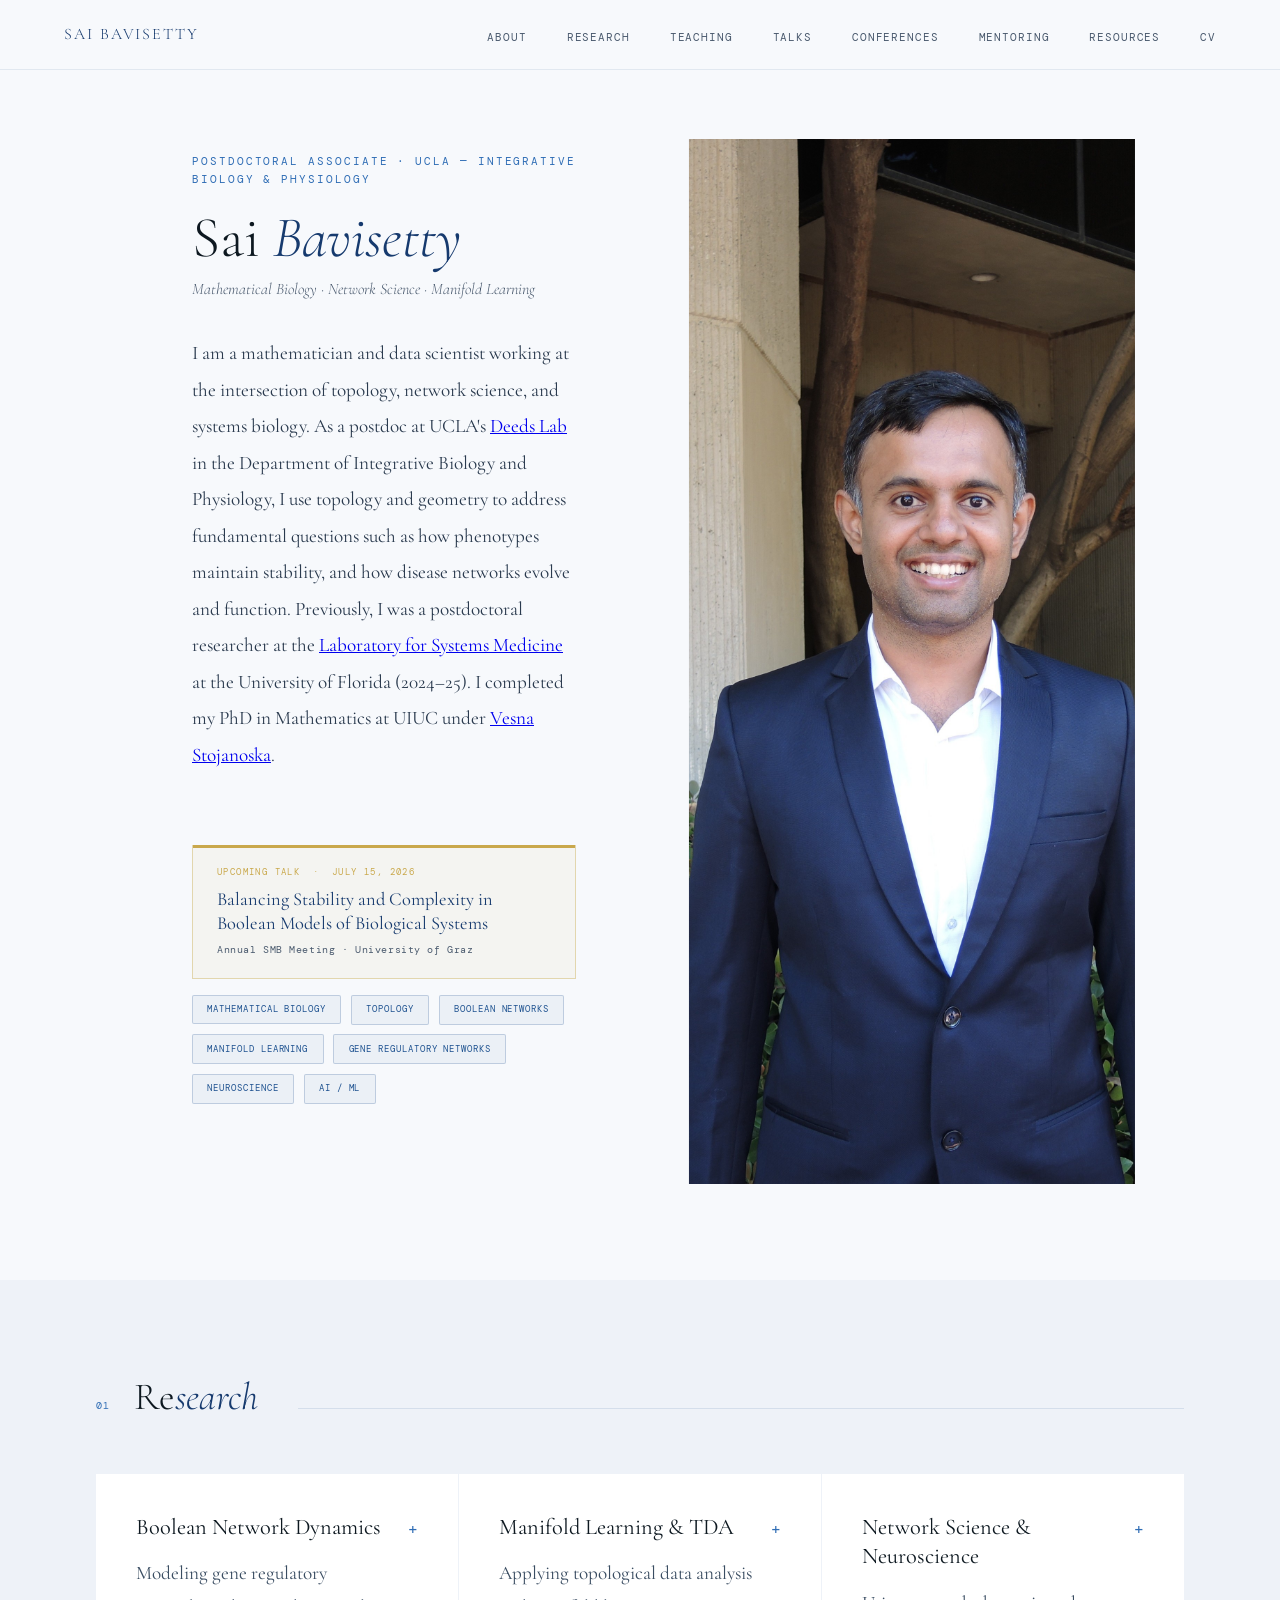
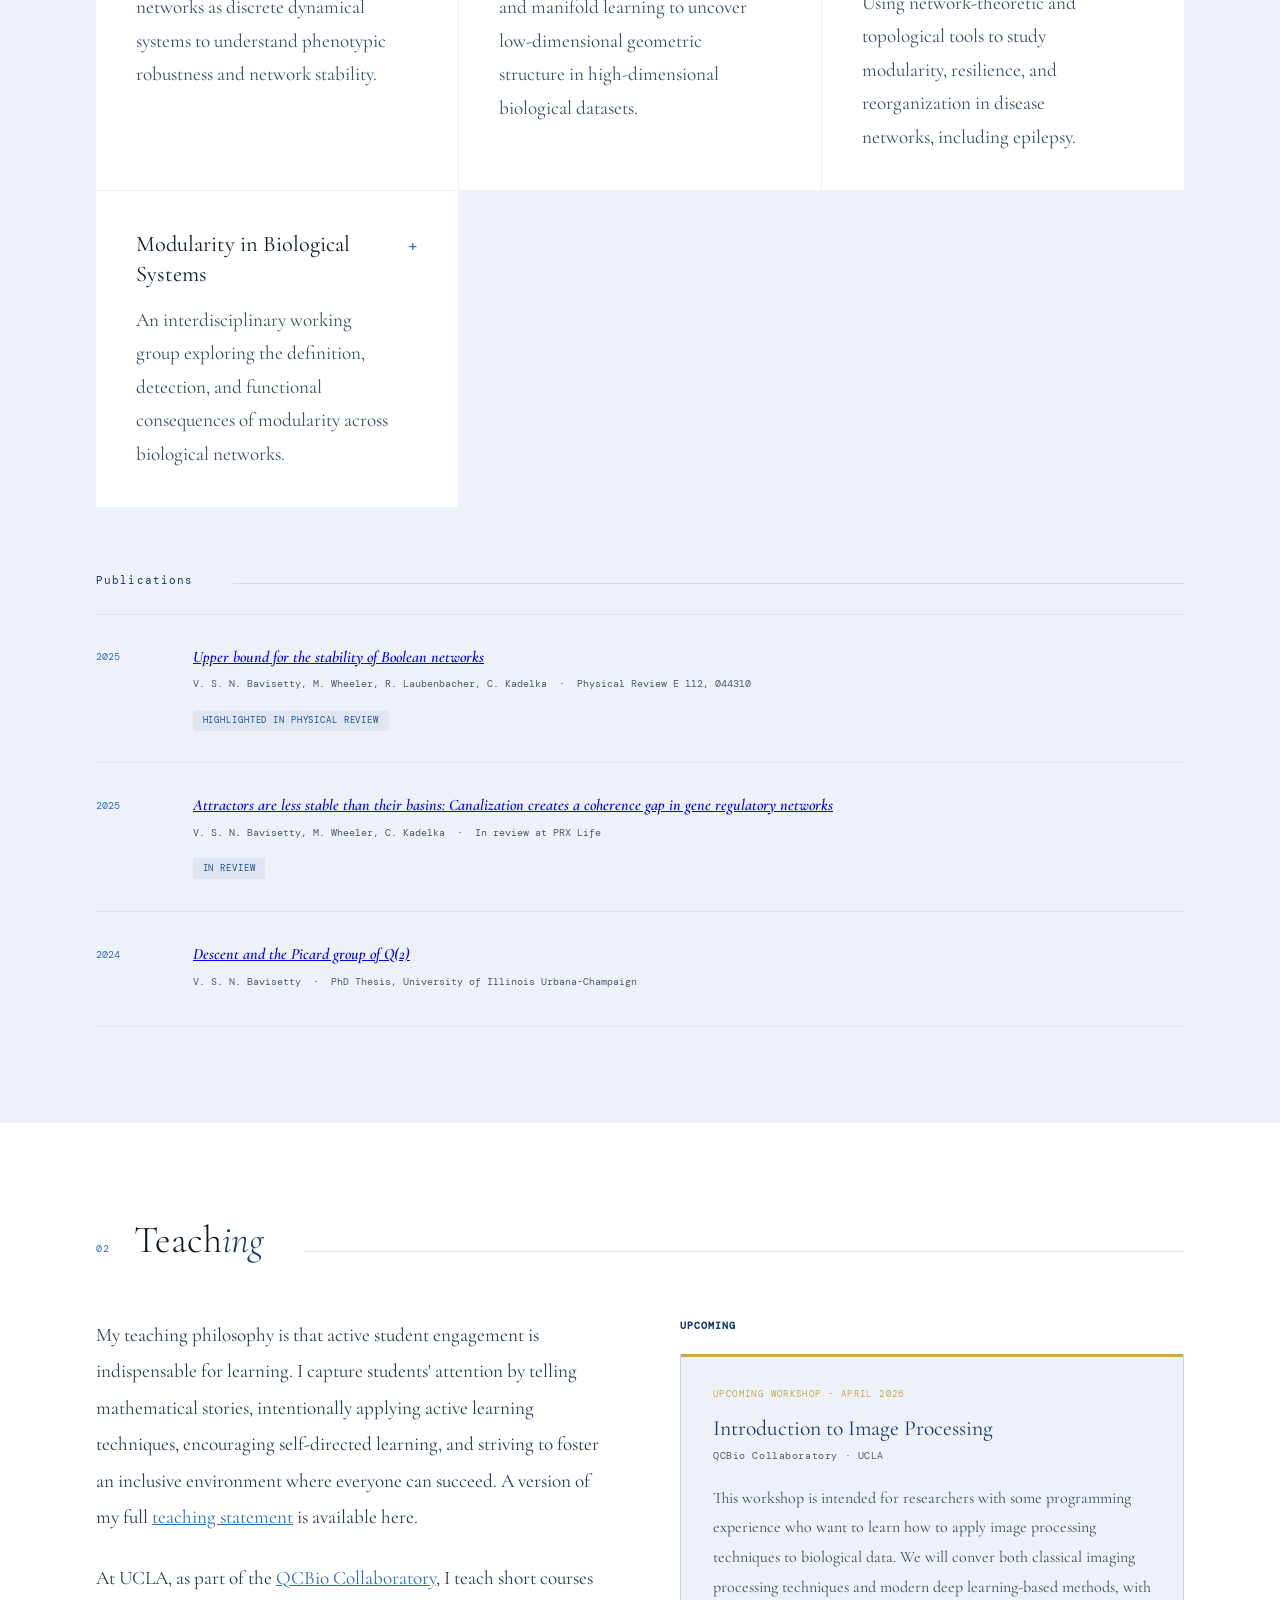
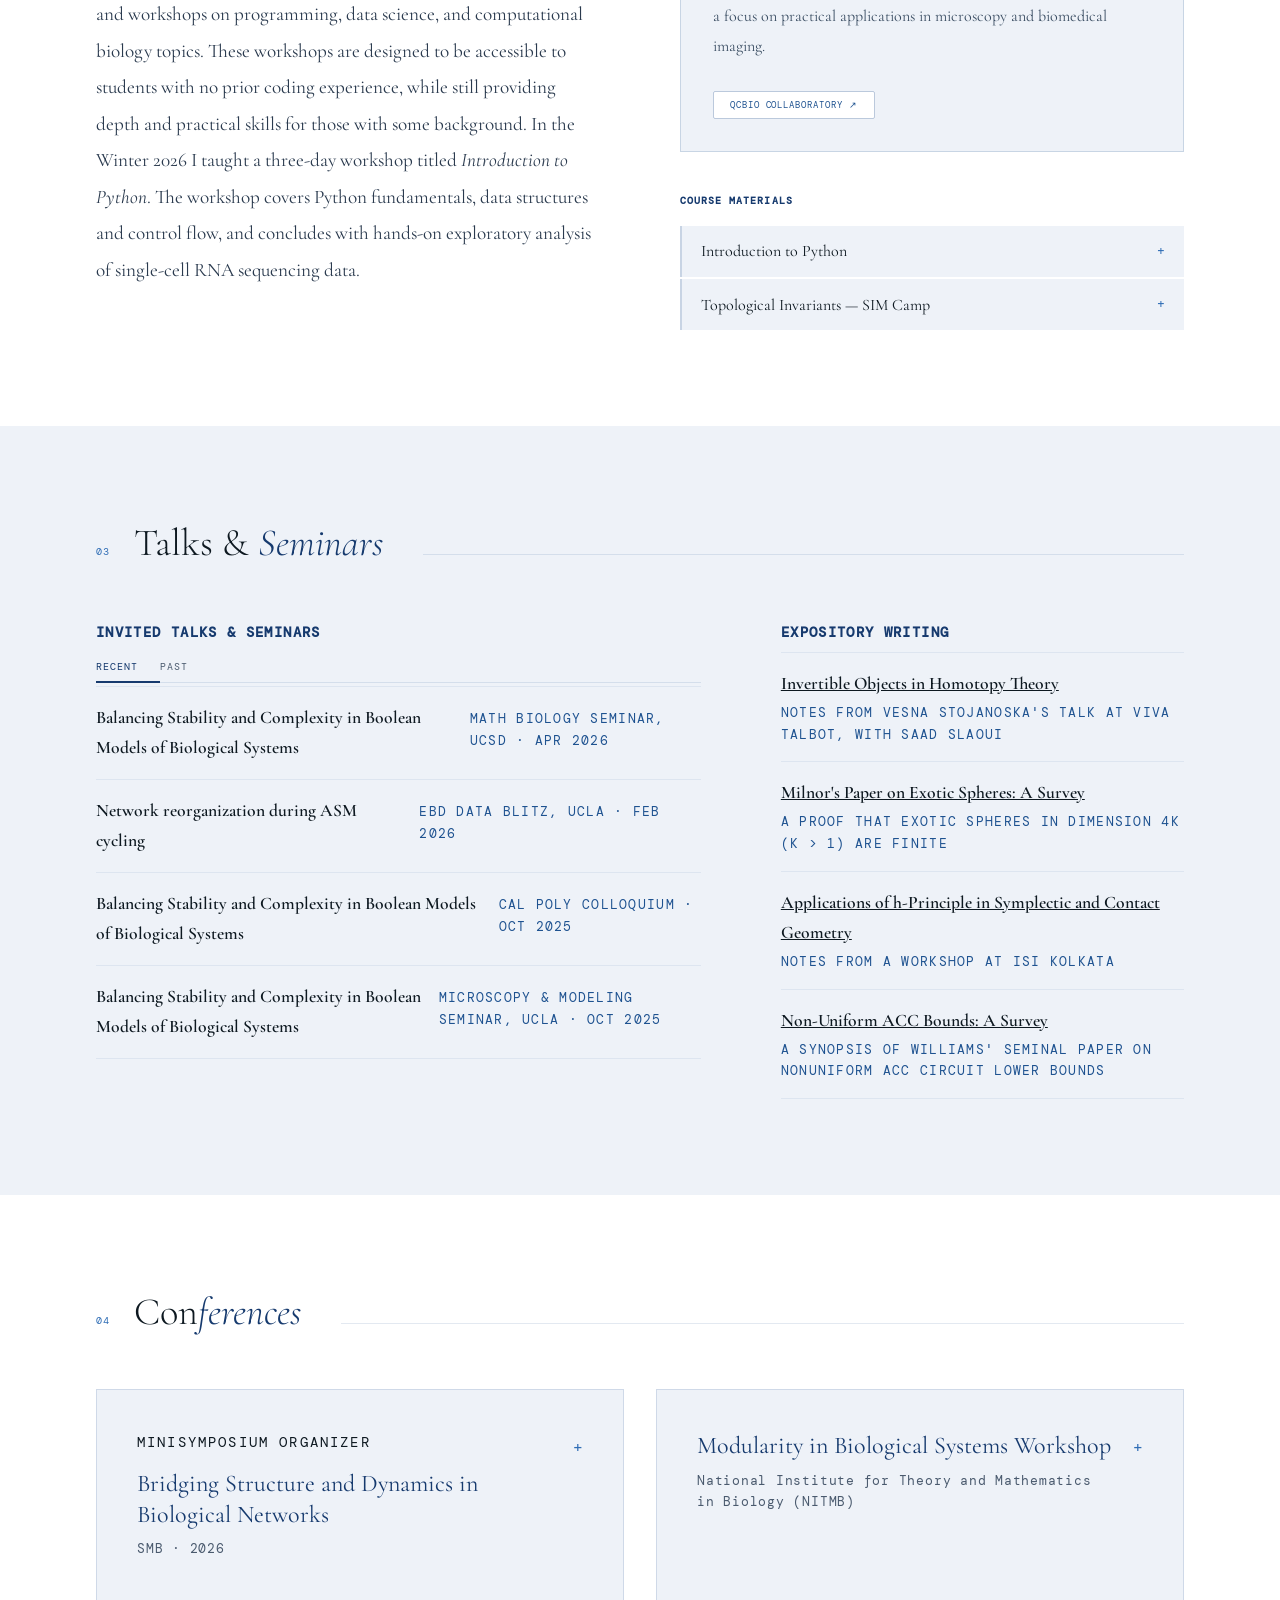
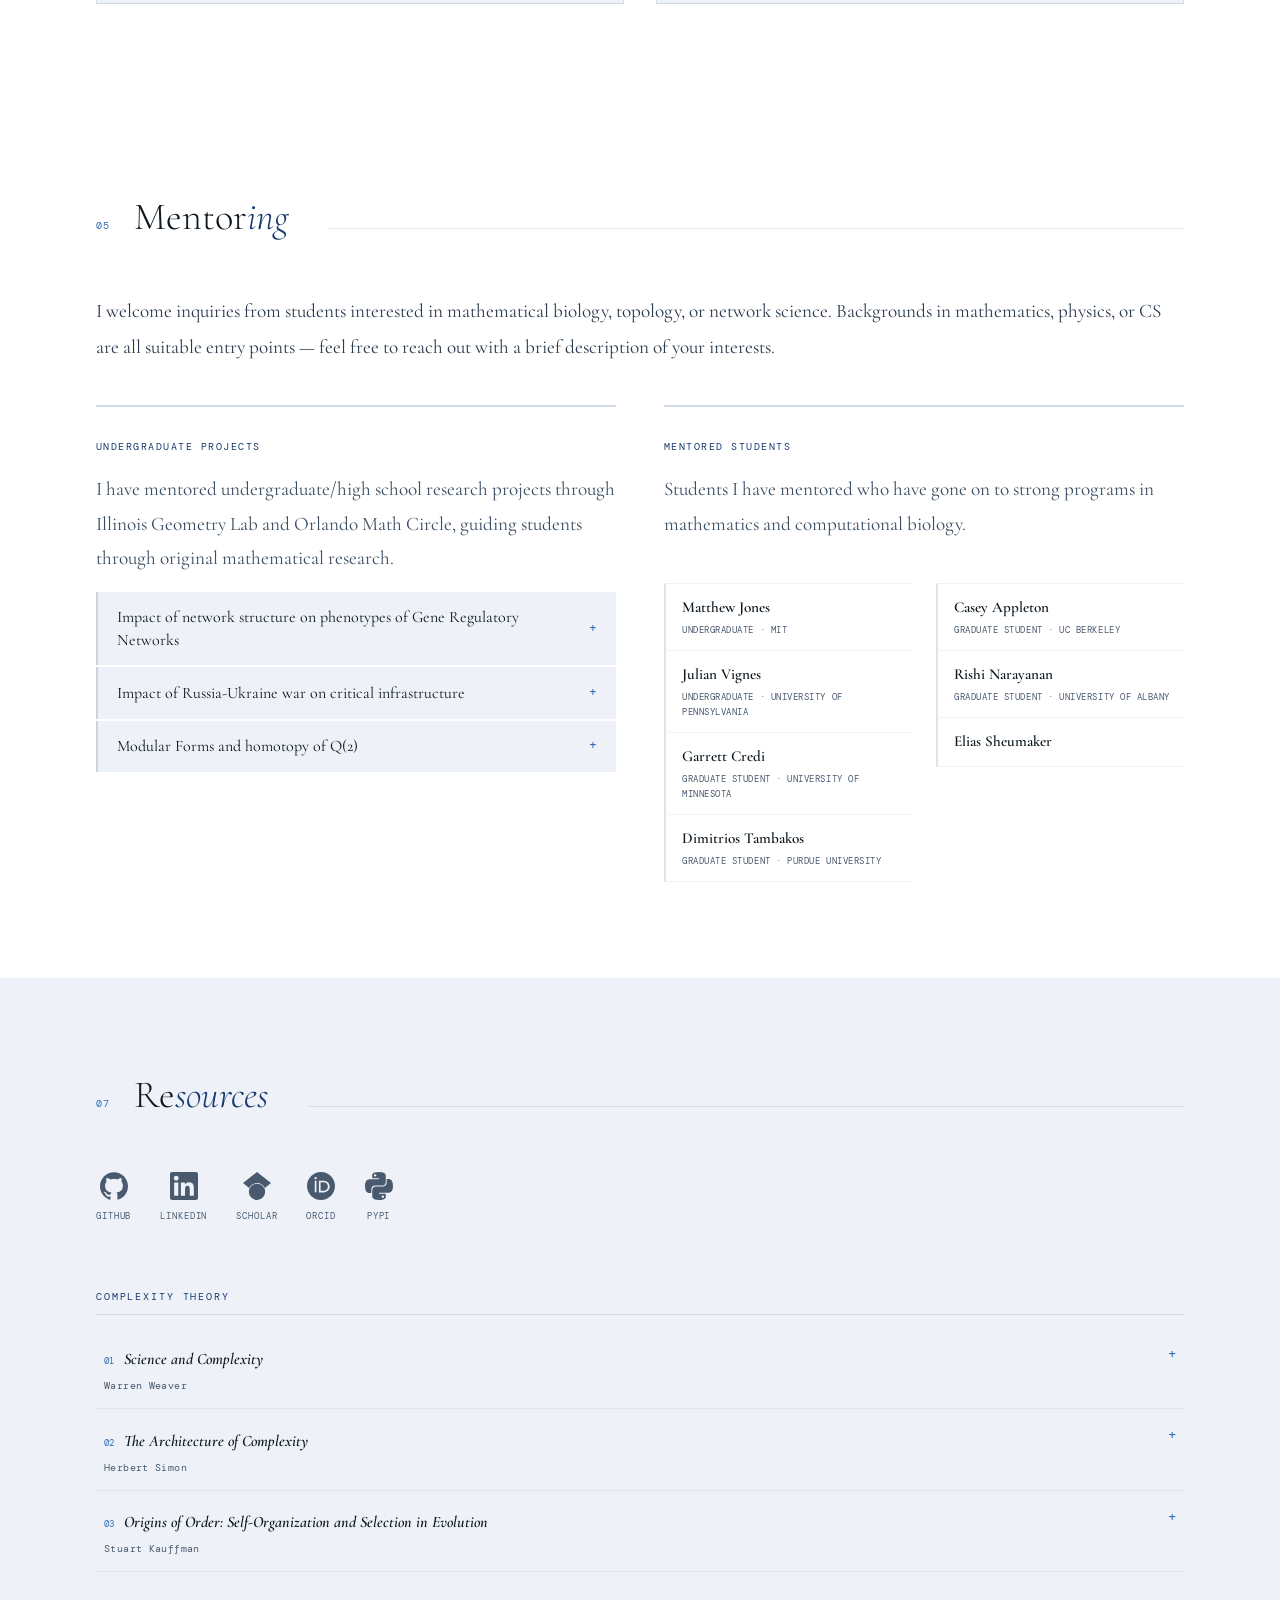
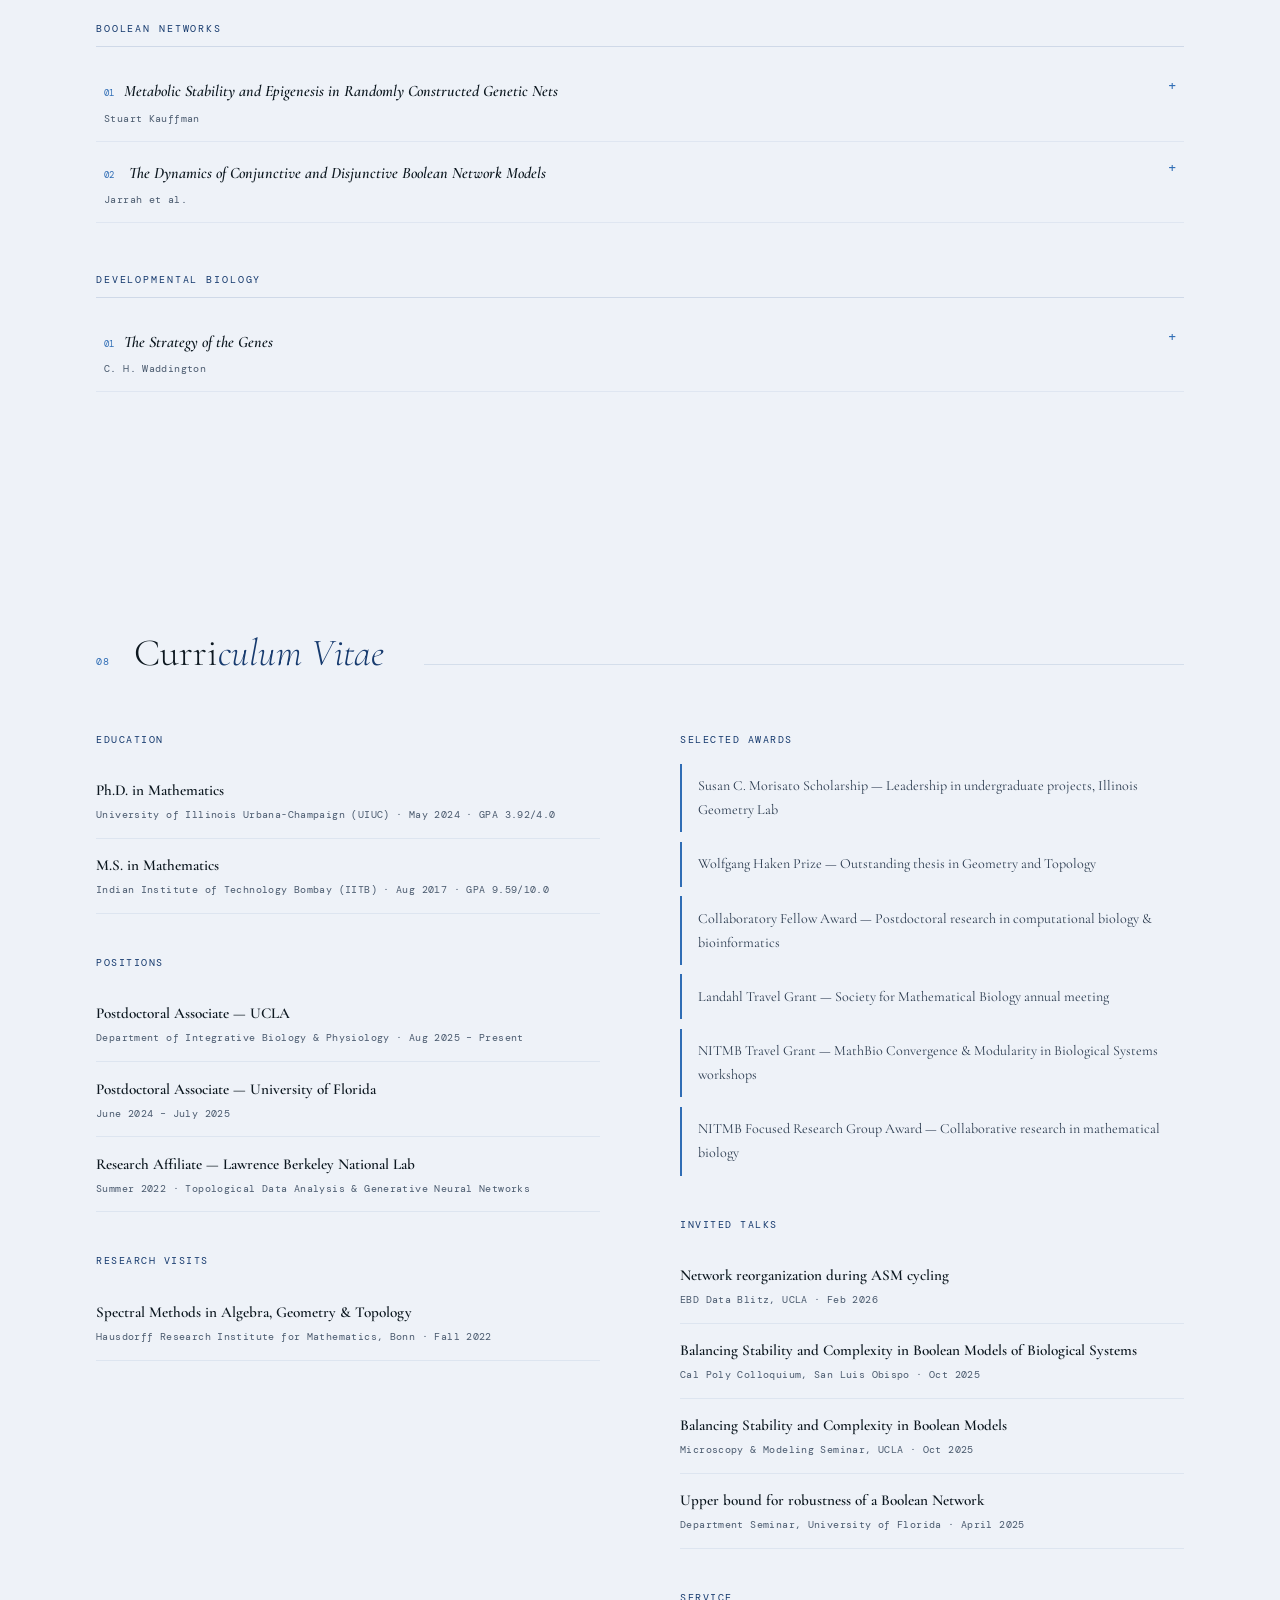
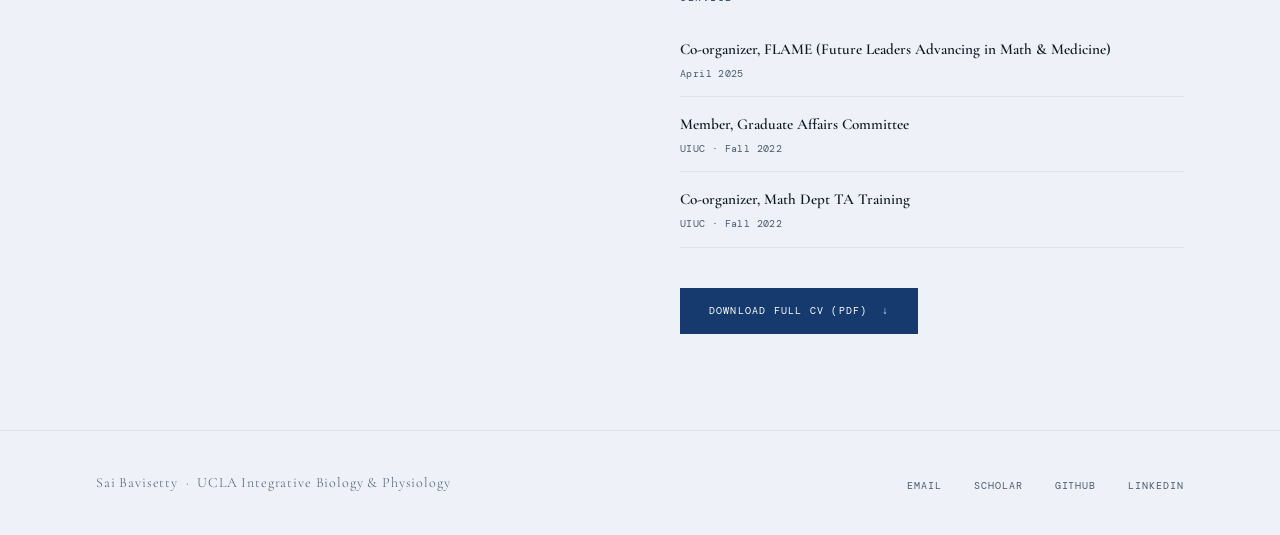
<file: index.html>
<!DOCTYPE html>
<html lang="en">
<head>
  <meta charset="UTF-8" />
  <meta name="viewport" content="width=device-width, initial-scale=1.0"/>
  <title>Sai Bavisetty — Mathematical Biology</title>
  <link href="https://fonts.googleapis.com/css2?family=Cormorant+Garamond:ital,wght@0,300;0,400;0,600;1,300;1,400&family=DM+Mono:wght@300;400&display=swap" rel="stylesheet"/>
  <style>
    *, *::before, *::after { box-sizing: border-box; margin: 0; padding: 0; }

    :root {
      --ink: #0d1820;
      --paper: #f7f9fc;
      --cream: #eef2f8;
      --blue: #163a6e;
      --blue-mid: #1e5290;
      --blue-light: #2f6db5;
      --muted: #4a5a6e;
      --gold: #c9a84c;
      --serif: 'Cormorant Garamond', Georgia, serif;
      --mono: 'DM Mono', monospace;
    }

    html { scroll-behavior: smooth; }

    body {
      background: var(--paper);
      color: var(--ink);
      font-family: var(--serif);
      font-size: 20px;
      font-weight: 400;
      line-height: 1.7;
      overflow-x: hidden;
    }

    /* NAV */
    nav {
      position: fixed; top: 0; left: 0; right: 0; z-index: 100;
      display: flex; align-items: center; justify-content: space-between;
      padding: 1.1rem 4rem;
      background: rgba(247,249,252,0.93);
      backdrop-filter: blur(12px);
      border-bottom: 1px solid rgba(30,77,140,0.1);
    }
    .nav-name {
      font-size: 1rem; font-weight: 300; letter-spacing: 0.12em;
      text-transform: uppercase; color: var(--blue); text-decoration: none;
    }
    .nav-links { display: flex; gap: 2.5rem; list-style: none; }
    .nav-links a {
      font-family: var(--mono); font-size: 0.68rem; letter-spacing: 0.08em;
      text-transform: uppercase; color: var(--muted); text-decoration: none; transition: color 0.2s;
    }
    .nav-links a:hover { color: var(--blue); }

    /* HERO */
    #about {
      min-height: 100vh; display: grid; grid-template-columns: 1fr 1fr; padding-top: 72px;
    }
    .hero-left {
      display: flex; flex-direction: column; justify-content: center;
      padding: 5rem 4rem 5rem 6rem;
    }
    .hero-eyebrow {
      font-family: var(--mono); font-size: 0.67rem; letter-spacing: 0.18em;
      text-transform: uppercase; color: var(--blue-light); margin-bottom: 1.2rem;
    }
    .hero-name {
      font-size: clamp(3rem, 4.5vw, 5rem); font-weight: 300;
      line-height: 1.05; margin-bottom: 0.5rem;
    }
    .hero-name em { font-style: italic; color: var(--blue); }
    .hero-title {
      font-size: 1rem; font-weight: 300; color: var(--muted);
      margin-bottom: 2rem; font-style: italic;
    }
    .hero-bio {
      font-size: 1.2rem; font-weight: 400; color: #2a3a4e; max-width: 500px;
      margin-bottom: 2.5rem; line-height: 1.9;
    }
    .hero-chips { display: flex; flex-wrap: wrap; gap: 0.6rem; }
    .chip {
      font-family: var(--mono); font-size: 0.58rem; letter-spacing: 0.1em;
      text-transform: uppercase; padding: 0.38rem 0.9rem;
      border: 1px solid rgba(30,77,140,0.22); color: var(--blue-mid);
      background: rgba(30,77,140,0.05); border-radius: 2px;
    }

    /* HERO RIGHT */
    .hero-right {
      position: relative; overflow: hidden;
      background: var(--paper);
    }
    .hero-right::before {
      display: none;
    }
    .hero-photo {
      position: absolute; bottom: 0; left: 50%; transform: translateX(-50%);
      width: 82%; height: 94%; object-fit: cover; object-position: center top; z-index: 2;
    }
    .hero-stats {
      position: absolute; top: 2.5rem; right: 2.5rem;
      display: flex; flex-direction: column; gap: 1.5rem; text-align: right; z-index: 3;
    }
    .stat-num { font-size: 2.2rem; font-weight: 300; line-height: 1; color: var(--blue); }
    .stat-label {
      font-family: var(--mono); font-size: 0.55rem; letter-spacing: 0.12em;
      text-transform: uppercase; color: var(--blue-mid);
    }

    /* SECTIONS */
    section { padding: 6rem 6rem; }
    .section-header { display: flex; align-items: baseline; gap: 1.5rem; margin-bottom: 3.5rem; }
    .section-num { font-family: var(--mono); font-size: 0.62rem; color: var(--blue-light); letter-spacing: 0.1em; }
    .section-title { font-size: clamp(1.8rem, 3vw, 2.8rem); font-weight: 300; line-height: 1.1; }
    .section-title em { font-style: italic; color: var(--blue); }
    .divider { flex: 1; height: 1px; background: rgba(30,77,140,0.12); margin-left: 1rem; }

    /* RESEARCH */
    #research { background: var(--cream); }
    .research-grid { display: grid; grid-template-columns: repeat(auto-fit, minmax(280px, 1fr)); gap: 2px; margin-bottom: 4rem; }
    .research-card {
      background: white; padding: 2.5rem;
      border-top: 3px solid transparent;
      transition: border-color 0.25s, transform 0.25s, box-shadow 0.25s;
    }
    .research-card:hover { border-top-color: var(--blue); transform: translateY(-4px); box-shadow: 0 12px 40px rgba(30,77,140,0.1); }
    .card-tag { font-family: var(--mono); font-size: 0.58rem; letter-spacing: 0.15em; text-transform: uppercase; color: var(--blue-light); margin-bottom: 1rem; }
    .card-title { font-size: 1.4rem; font-weight: 400; line-height: 1.3; margin-bottom: 1rem; }
    .card-desc { font-size: 1.2rem; font-weight: 400; color: #3a4d62; line-height: 1.75; }

    /* PUBS */
    .pubs-list { display: flex; flex-direction: column; }
    .pub-item { display: grid; grid-template-columns: 65px 1fr; gap: 2rem; padding: 1.8rem 0; border-bottom: 1px solid rgba(30,77,140,0.08); }
    .pub-item:first-child { border-top: 1px solid rgba(30,77,140,0.08); }
    .pub-year { font-family: var(--mono); font-size: 0.63rem; color: var(--blue-light); padding-top: 0.3rem; }
    .pub-title { font-size: 1rem; font-weight: 600; font-style: italic; margin-bottom: 0.35rem; }
    .pub-meta { font-family: var(--mono); font-size: 0.62rem; color: var(--muted); margin-bottom: 0.4rem; }
    .pub-badge { display: inline-block; font-family: var(--mono); font-size: 0.55rem; letter-spacing: 0.1em; text-transform: uppercase; padding: 0.2rem 0.6rem; background: rgba(30,77,140,0.07); color: var(--blue-mid); border-radius: 2px; }

    /* TEACHING */
    #teaching { background: white; }
    .teaching-layout { display: grid; grid-template-columns: 1fr 1fr; gap: 5rem; }
    .teaching-intro { font-size: 1.2rem; font-weight: 400; line-height: 1.9; color: #2a3a4e; }
    .course-list { display: flex; flex-direction: column; }
    .course-item { display: flex; justify-content: space-between; align-items: baseline; padding: 1rem 0; border-bottom: 1px solid rgba(30,77,140,0.08); gap: 1rem; }
    .course-item:first-child { border-top: 1px solid rgba(30,77,140,0.08); }
    .course-name { font-size: 1.1rem; font-weight: 600; color: var(--ink); }
    .course-level { font-family: var(--mono); font-size: 0.8rem; font-weight: 400; letter-spacing: 0.1em; text-transform: uppercase; color: var(--blue-mid); }

    /* MENTORING */
    #mentoring { background: white; }
    .mentoring-grid { display: grid; grid-template-columns: repeat(3, 1fr); gap: 3rem; }
    .mentor-block {
      border-top: 2px solid rgba(30,77,140,0.2);
      padding-top: 2rem;
      display: flex;
      flex-direction: column;
    }
    .mentor-label {
      font-family: var(--mono); font-size: 0.62rem; letter-spacing: 0.15em;
      text-transform: uppercase; color: var(--blue); margin-bottom: 1rem;
    }
    .mentor-desc { font-size: 1.2rem; color: #3a4d62; line-height: 1.8; }
    .mentee-list { margin-top: 1.4rem; display: flex; flex-direction: column; gap: 0; }
    .mentee-item {
      font-size: 0.95rem;
      color: var(--ink);
      padding: 0.7rem 0 0.7rem 1rem;
      border-bottom: 1px solid rgba(30,77,140,0.07);
      border-left: 2px solid rgba(30,77,140,0.15);
      display: flex;
      flex-direction: column;
      gap: 0.15rem;
      transition: border-left-color 0.2s, background 0.2s;
    }
    .mentee-item:first-child { border-top: 1px solid rgba(30,77,140,0.07); }
    .mentee-item:hover { border-left-color: var(--blue); background: rgba(30,77,140,0.02); }
    .mentee-name { font-weight: 600; color: var(--ink); }
    .mentee-destination {
      font-family: var(--mono); font-size: 0.56rem;
      letter-spacing: 0.06em; color: var(--muted);
      text-transform: uppercase;
    }

    /* EXPANDABLE PROJECT CARDS */
    .project-cards { display: grid; grid-template-columns: repeat(auto-fit, minmax(300px, 1fr)); gap: 1.5px; margin-bottom: 4rem; }
    .project-card {
      background: white;
      border-top: 3px solid transparent;
      cursor: pointer;
      transition: border-color 0.25s, box-shadow 0.25s;
      overflow: hidden;
    }
    .project-card:hover { border-top-color: var(--blue); box-shadow: 0 8px 32px rgba(30,77,140,0.1); }
    .project-card.open { border-top-color: var(--blue); box-shadow: 0 12px 48px rgba(30,77,140,0.13); }
    .project-card-header {
      padding: 2.2rem 2.5rem;
      display: flex; align-items: flex-start; justify-content: space-between; gap: 1rem;
    }
    .project-card-header-left { flex: 1; }
    .project-card-toggle {
      font-family: var(--mono); font-size: 1rem; color: var(--blue-light);
      transition: transform 0.3s ease; flex-shrink: 0; margin-top: 0.2rem; user-select: none;
    }
    .project-card.open .project-card-toggle { transform: rotate(45deg); }
    .project-card-body {
      max-height: 0; overflow: hidden;
      transition: max-height 0.4s cubic-bezier(0.4,0,0.2,1), opacity 0.3s ease;
      opacity: 0;
    }
    .project-card.open .project-card-body { max-height: 600px; opacity: 1; }
    .project-card-inner { padding: 0 2.5rem 2.2rem; border-top: 1px solid rgba(30,77,140,0.07); }
    .project-card-desc { font-size: 1rem; color: #3a4d62; line-height: 1.9; margin-top: 1.2rem; margin-bottom: 1.4rem; }
    .project-card-links { display: flex; flex-wrap: wrap; gap: 0.6rem; margin-top: 0.4rem; }
    .project-link {
      font-family: var(--mono); font-size: 0.8rem; letter-spacing: 0.1em; text-transform: uppercase;
      padding: 0.35rem 0.85rem; border: 1px solid rgba(30,77,140,0.22); color: var(--blue-mid);
      background: rgba(30,77,140,0.04); text-decoration: none; border-radius: 2px;
      transition: background 0.2s, border-color 0.2s;
    }
    .project-link:hover { background: rgba(30,77,140,0.1); border-color: var(--blue); }
    .project-card-meta { font-family: var(--mono); font-size: 0.8rem; color: var(--muted); letter-spacing: 0.06em; margin-top: 1rem; }

    /* EXPANDABLE UG PROJECT CARDS */
    .ug-project-list { display: flex; flex-direction: column; gap: 2px; margin-top: 1rem; }
    .ug-card {
      background: var(--cream); border-left: 2px solid rgba(30,77,140,0.18);
      cursor: pointer; overflow: hidden;
      transition: border-color 0.2s, background 0.2s;
    }
    .ug-card:hover { border-left-color: var(--blue); background: #e8eef7; }
    .ug-card.open { border-left-color: var(--blue); background: #e8eef7; }
    .ug-card-header {
      padding: 0.9rem 1.2rem;
      display: flex; align-items: center; justify-content: space-between; gap: 0.8rem;
    }
    .ug-card-title { font-size: 1rem; color: var(--ink); font-weight: 400; line-height: 1.4; }
    .ug-card-toggle { font-family: var(--mono); font-size: 0.8rem; color: var(--blue-light); transition: transform 0.3s; flex-shrink: 0; user-select: none; }
    .ug-card.open .ug-card-toggle { transform: rotate(45deg); }
    .ug-card-body { max-height: 0; overflow: hidden; transition: max-height 0.35s cubic-bezier(0.4,0,0.2,1), opacity 0.25s; opacity: 0; }
    .ug-card.open .ug-card-body { max-height: 400px; opacity: 1; }
    .ug-card-inner { padding: 0 1.2rem 1.2rem; }
    .ug-card-desc { font-size: 1rem; color: #3a4d62; line-height: 1.85; margin-bottom: 0.9rem; }
    .ug-card-links { display: flex; flex-wrap: wrap; gap: 0.5rem; }
    .ug-link {
      font-family: var(--mono); font-size: 0.55rem; letter-spacing: 0.1em; text-transform: uppercase;
      padding: 0.28rem 0.7rem; border: 1px solid rgba(30,77,140,0.22); color: var(--blue-mid);
      background: white; text-decoration: none; border-radius: 2px;
      transition: background 0.2s, border-color 0.2s;
    }
    .ug-link:hover { background: rgba(30,77,140,0.08); border-color: var(--blue); }

    /* TALKS TABS */
    .talks-tabs {
      display: flex; gap: 0; margin-bottom: 0;
      border-bottom: 1px solid rgba(30,77,140,0.12);
    }
    .talks-tab {
      font-family: var(--mono); font-size: 0.62rem; letter-spacing: 0.1em;
      text-transform: uppercase; background: none; border: none;
      padding: 0.55rem 1.4rem 0.55rem 0; cursor: pointer;
      color: var(--muted); position: relative; transition: color 0.2s;
    }
    .talks-tab::after {
      content: ''; position: absolute; bottom: -1px; left: 0;
      width: 100%; height: 2px; background: var(--blue);
      transform: scaleX(0); transition: transform 0.2s;
    }
    .talks-tab.active { color: var(--blue); }
    .talks-tab.active::after { transform: scaleX(1); }
    .talks-tab:hover { color: var(--blue-mid); }
    .talks-pane { padding-top: 0.2rem; }

    /* TALKS */
    #talks { background: var(--cream); }
    .talks-layout { display: grid; grid-template-columns: minmax(0, 3fr) minmax(0, 2fr); gap: 5rem; }

    /* CONFERENCES */
    #conferences { background: white; }
    .conf-grid { display: grid; grid-template-columns: repeat(auto-fit, minmax(320px, 1fr)); gap: 2rem; }
    .conf-card {
      border: 1.5px solid rgba(30,77,140,0.15);
      background: var(--cream);
      transition: border-color 0.25s, box-shadow 0.25s;
      cursor: pointer;
      overflow: hidden;
    }
    .conf-card:hover { border-color: var(--blue); box-shadow: 0 12px 40px rgba(30,77,140,0.1); }
    .conf-card.open { border-color: var(--blue); box-shadow: 0 12px 40px rgba(30,77,140,0.13); }
    .conf-card-header { padding: 2.5rem 2.5rem 1.5rem; display: flex; align-items: flex-start; justify-content: space-between; gap: 1rem; }
    .conf-card-toggle { font-family: var(--mono); font-size: 1rem; color: var(--blue-light); transition: transform 0.3s ease; flex-shrink: 0; margin-top: 0.2rem; user-select: none; }
    .conf-card.open .conf-card-toggle { transform: rotate(45deg); }
    .conf-card-body { max-height: 0; overflow: hidden; transition: max-height 0.4s cubic-bezier(0.4,0,0.2,1), opacity 0.3s ease; opacity: 0; }
    .conf-card.open .conf-card-body { max-height: 600px; opacity: 1; }
    .conf-card-inner { padding: 0 2.5rem 2.2rem; border-top: 1px solid rgba(30,77,140,0.07); }
    .conf-tag { font-family: var(--mono); font-size: 0.9rem; letter-spacing: 0.15em; text-transform: uppercase; color: var(--black); margin-bottom: 0.8rem; }
    .conf-title { font-size: 1.5rem; font-weight: 400; line-height: 1.3; margin-bottom: 0.5rem; color: var(--blue); }
    .conf-venue { font-family: var(--mono); font-size: 0.8rem; color: var(--muted); letter-spacing: 0.06em; margin-bottom: 1.2rem; }
    .conf-desc { font-size: 1.2rem; color: #3a4d62; line-height: 1.85; margin-bottom: 1.5rem; }
    .conf-link {
      display: inline-block;
      font-family: var(--mono); font-size: 0.58rem; letter-spacing: 0.1em; text-transform: uppercase;
      padding: 0.45rem 1rem; border: 1px solid rgba(30,77,140,0.3); color: var(--blue-mid);
      background: white; text-decoration: none; border-radius: 2px;
      transition: background 0.2s, border-color 0.2s;
    }
    .conf-link:hover { background: rgba(30,77,140,0.08); border-color: var(--blue); }

    /* RESOURCES */
    #resources { background: var(--cream); }

    /* Icon links row */
    .resource-icons { display: flex; gap: 1.8rem; margin-bottom: 4rem; flex-wrap: wrap; }
    .resource-icon-link {
      display: flex; flex-direction: column; align-items: center; gap: 0.55rem;
      text-decoration: none; color: var(--muted);
      transition: color 0.2s, transform 0.2s;
    }
    .resource-icon-link:hover { color: var(--blue); transform: translateY(-3px); }
    .resource-icon-link svg { width: 28px; height: 28px; fill: currentColor; }
    .resource-icon-link span {
      font-family: var(--mono); font-size: 0.56rem; letter-spacing: 0.1em;
      text-transform: uppercase;
    }

    /* Reading list */
    .reading-section { margin-bottom: 3rem; }
    .reading-heading {
      font-family: var(--mono); font-size: 0.65rem; letter-spacing: 0.18em;
      text-transform: uppercase; color: var(--blue); margin-bottom: 0.8rem;
      padding-bottom: 0.5rem; border-bottom: 1px solid rgba(30,77,140,0.15);
    }
    .paper-item {
      border-bottom: 1px solid rgba(30,77,140,0.07);
      cursor: pointer;
      transition: background 0.2s;
    }
    .paper-item:hover { background: rgba(30,77,140,0.03); }
    .paper-header {
      display: flex; align-items: flex-start; justify-content: space-between;
      gap: 1rem; padding: 0.85rem 0.5rem;
    }
    .paper-header-left { flex: 1; }
    .paper-num {
      font-family: var(--mono); font-size: 0.58rem; color: var(--blue-light);
      margin-right: 0.6rem; user-select: none;
    }
    .paper-title { font-size: 1rem; font-weight: 600; font-style: italic; color: var(--ink); display: inline; }
    .paper-author {
      font-family: var(--mono); font-size: 0.6rem; color: var(--muted);
      letter-spacing: 0.04em; margin-top: 0.2rem;
    }
    .paper-toggle {
      font-family: var(--mono); font-size: 0.85rem; color: var(--blue-light);
      transition: transform 0.3s; flex-shrink: 0; user-select: none; padding-top: 0.1rem;
    }
    .paper-item.open .paper-toggle { transform: rotate(45deg); }
    .paper-body {
      max-height: 0; overflow: hidden;
      transition: max-height 0.35s cubic-bezier(0.4,0,0.2,1), opacity 0.25s;
      opacity: 0;
    }
    .paper-item.open .paper-body { max-height: 400px; opacity: 1; }
    .paper-body-inner {
      padding: 0.2rem 0.5rem 1.4rem 1.6rem;
      border-left: 2px solid rgba(30,77,140,0.2);
      margin-left: 0.5rem;
    }
    .paper-thoughts {
      font-size: 1rem; color: #3a4d62; line-height: 1.85;
      margin-bottom: 1.1rem; font-style: italic;
    }
    .paper-thoughts-placeholder { color: var(--muted); }
    .paper-further { margin-top: 0.2rem; }
    .paper-further-label {
      font-family: var(--mono); font-size: 0.56rem; letter-spacing: 0.14em;
      text-transform: uppercase; color: var(--blue-light); margin-bottom: 0.5rem;
    }
    .paper-further-item {
      display: flex; align-items: baseline; gap: 0.6rem;
      padding: 0.45rem 0; border-bottom: 1px solid rgba(30,77,140,0.06);
      line-height: 1.5;
    }
    .paper-further-item:last-child { border-bottom: none; }
    .paper-further-dot {
      width: 4px; height: 4px; border-radius: 50%;
      background: var(--blue-light); flex-shrink: 0; margin-top: 0.5rem;
    }
    .paper-further-text { display: flex; flex-direction: column; gap: 0.1rem; }
    .paper-further-title { font-size: 0.92rem; font-style: italic; color: var(--ink); }
    .paper-further-author {
      font-family: var(--mono); font-size: 0.57rem;
      color: var(--muted); letter-spacing: 0.03em;
    }

    /* CV */
    #cv { background: white; }
    .cv-grid { display: grid; grid-template-columns: 1fr 1fr; gap: 5rem; }
    .cv-label { font-family: var(--mono); font-size: 0.63rem; letter-spacing: 0.15em; text-transform: uppercase; color: var(--blue); margin-bottom: 1rem; margin-top: 2.5rem; }
    .cv-label:first-child { margin-top: 0; }
    .cv-entry { padding: 0.9rem 0; border-bottom: 1px solid rgba(30,77,140,0.08); }
    .cv-entry:first-of-type { border-top: 1px solid rgba(30,77,140,0.08); }
    .cv-entry-title { font-size: 0.95rem; font-weight: 600; margin-bottom: 0.2rem; }
    .cv-entry-sub { font-family: var(--mono); font-size: 0.6rem; color: var(--muted); letter-spacing: 0.04em; }
    .award-item { padding: 0.65rem 0 0.65rem 1rem; border-left: 2px solid var(--blue-light); margin-bottom: 0.6rem; font-size: 0.88rem; font-weight: 400; color: #2a3a4e; }

    /* CONTACT */
    #contact { background: var(--ink); color: white; }
    #contact .section-title { color: white; }
    #contact .divider { background: rgba(255,255,255,0.12); }
    .contact-grid { display: grid; grid-template-columns: 1fr 1fr; gap: 5rem; align-items: start; }
    .contact-desc { font-size: 1.05rem; color: rgba(255,255,255,0.72); line-height: 1.9; margin-bottom: 2rem; }
    .contact-email { font-family: var(--mono); font-size: 0.75rem; letter-spacing: 0.06em; color: var(--blue-light); text-decoration: none; border-bottom: 1px solid rgba(74,144,217,0.3); padding-bottom: 2px; transition: color 0.2s; }
    .contact-email:hover { color: white; }
    .social-link { display: flex; justify-content: space-between; align-items: center; padding: 1.1rem 1.5rem; border: 1px solid rgba(255,255,255,0.1); color: white; text-decoration: none; transition: border-color 0.2s, background 0.2s; margin-bottom: 0.7rem; }
    .social-link:hover { border-color: rgba(74,144,217,0.5); background: rgba(74,144,217,0.08); }
    .social-link span:first-child { font-family: var(--mono); font-size: 0.67rem; letter-spacing: 0.1em; text-transform: uppercase; }
    .social-link span:last-child { color: var(--blue-light); }

    /* FOOTER */
    footer { background: var(--cream); padding: 2.2rem 6rem; display: flex; justify-content: space-between; align-items: center; border-top: 1px solid rgba(30,77,140,0.08); }
    .footer-name { font-size: 0.88rem; font-weight: 300; letter-spacing: 0.06em; color: var(--muted); }
    .footer-links { display: flex; gap: 2rem; list-style: none; }
    .footer-links a { font-family: var(--mono); font-size: 0.6rem; letter-spacing: 0.1em; text-transform: uppercase; color: var(--muted); text-decoration: none; transition: color 0.2s; }
    .footer-links a:hover { color: var(--blue); }

    /* ANIMATIONS */
    @keyframes fadeUp { from { opacity: 0; transform: translateY(20px); } to { opacity: 1; transform: translateY(0); } }
    .hero-left > * { animation: fadeUp 0.65s ease both; }
    .hero-left > *:nth-child(1) { animation-delay: 0.05s; }
    .hero-left > *:nth-child(2) { animation-delay: 0.15s; }
    .hero-left > *:nth-child(3) { animation-delay: 0.25s; }
    .hero-left > *:nth-child(4) { animation-delay: 0.35s; }
    .hero-left > *:nth-child(5) { animation-delay: 0.45s; }

    /* RESPONSIVE */
    @media (max-width: 960px) {
      nav { padding: 1rem 2rem; }
      .nav-links { gap: 1.2rem; }
      #about { grid-template-columns: 1fr; min-height: auto; }
      .hero-right { height: 60vw; }
      .hero-left { padding: 5rem 2rem 3rem; }
      section { padding: 4rem 2rem; }
      .teaching-layout, .cv-grid, .contact-grid { grid-template-columns: 1fr; gap: 2.5rem; }
      .mentoring-grid { grid-template-columns: 1fr; }
      footer { flex-direction: column; gap: 1.2rem; text-align: center; }
    }
  </style>
</head>
<body>

  <nav>
    <a class="nav-name" href="#about">Sai Bavisetty</a>
    <ul class="nav-links">
      <li><a href="#about">About</a></li>
      <li><a href="#research">Research</a></li>
      <li><a href="#teaching">Teaching</a></li>
      <li><a href="#talks">Talks</a></li>
      <li><a href="#conferences">Conferences</a></li>
      <li><a href="#mentoring">Mentoring</a></li>
      <li><a href="#resources">Resources</a></li>
      <li><a href="#cv">CV</a></li>
    </ul>
  </nav>

  <!-- ABOUT -->
  <section id="about">
    <div class="hero-left">
      <p class="hero-eyebrow">Postdoctoral Associate · UCLA — Integrative Biology &amp; Physiology</p>
      <h1 class="hero-name">Sai <em>Bavisetty</em></h1>
      <p class="hero-title">Mathematical Biology · Network Science · Manifold Learning  </p>
      <p class="hero-bio">
        I am a mathematician and data scientist working at the intersection of topology, network science, 
        and systems biology. As a postdoc at UCLA's 
        <a href="https://deedslab.ibp.ucla.edu/" target="_blank" rel="noopener noreferrer">Deeds Lab</a> 
        in the Department of Integrative Biology and Physiology, I use topology and geometry to address 
        fundamental questions such as how phenotypes maintain stability, and how disease networks evolve and function. 
        Previously, I was a postdoctoral researcher at the 
        <a href="https://systemsmedicine.pulmonary.medicine.ufl.edu/" target="_blank" rel="noopener noreferrer">Laboratory for Systems Medicine</a> 
        at the University of Florida (2024–25). I completed my PhD in Mathematics at UIUC under 
        <a href="https://vesna.web.illinois.edu/" target="_blank" rel="noopener noreferrer">Vesna Stojanoska</a>.
      </p>

      <div style="margin-top:2rem;margin-bottom: 1rem; border:1.5px solid rgba(201,168,76,0.4); background:rgba(201,168,76,0.06); padding:1.2rem 1.5rem; position:relative; max-width:500px;">
        <div style="position:absolute; top:-1px; left:0; right:0; height:3px; background:var(--gold);"></div>
        <div style="font-family:var(--mono); font-size:0.58rem; letter-spacing:0.15em; text-transform:uppercase; color:var(--gold); margin-bottom:0.45rem;">Upcoming Talk &nbsp;·&nbsp; July 15, 2026</div>
        <div style="font-size:1.15rem; font-weight:400; color:var(--blue); line-height:1.3;">Balancing Stability and Complexity in Boolean Models of Biological Systems</div>
        <div style="font-family:var(--mono); font-size:0.6rem; color:var(--muted); letter-spacing:0.06em; margin-top:0.4rem;">Annual SMB Meeting · University of Graz</div>
      </div>

      <div class="hero-chips">
        <span class="chip">Mathematical Biology</span>
        <span class="chip">Topology</span>
        <span class="chip">Boolean Networks</span>
        <span class="chip">Manifold Learning</span>
        <span class="chip">Gene Regulatory Networks</span>
        <span class="chip">Neuroscience</span>
        <span class="chip">AI / ML</span>
      </div>

      
    </div>

    <div class="hero-right">
      <img class="hero-photo" src="headshot.JPG" alt="Sai Bavisetty" />
    </div>
  </section>

  <!-- RESEARCH -->
  <section id="research">
    <div class="section-header">
      <span class="section-num">01</span>
      <h2 class="section-title">Re<em>search</em></h2>
      <div class="divider"></div>
    </div>

    <div class="project-cards">

      <div class="project-card" onclick="toggleCard(this)">
        <div class="project-card-header">
          <div class="project-card-header-left">
            <!-- <div class="card-tag">Primary Focus</div> -->
            <div class="card-title">Boolean Network Dynamics</div>
            <p class="card-desc">Modeling gene regulatory networks as discrete dynamical systems to understand phenotypic robustness and network stability.</p>
          </div>
          <span class="project-card-toggle">+</span>
        </div>
        <div class="project-card-body">
          <div class="project-card-inner">
            <p class="project-card-desc">
              This project examines the stability of attractors in Boolean network models of gene regulation. 
              We investigate how canalization and network architecture shape the robustness of phenotypes under perturbation, and work toward deriving theoretical bounds that characterize the limits of attractor stability.
              
            </p>
            <div class="project-card-links">
              <a href="https://github.com/ckadelka/BoolForge" class="project-link">GitHub ↗</a>
              <a href="https://journals.aps.org/pre/abstract/10.1103/1862-2fj1" class="project-link">Paper ↗</a>
            </div>
            <div class="project-card-meta">Collaborators: Matthew Wheeler &nbsp;·&nbsp; <a href="https://faculty.sites.iastate.edu/ckadelka/" target="_blank" rel="noopener noreferrer" style="color:var(--blue-light); text-decoration:underline;">Claus Kadelka</a> (Iowa State University) &nbsp;·&nbsp; <a href="https://systemsmedicine.pulmonary.medicine.ufl.edu/profile/laubenbacher-reinhard/" target="_blank" rel="noopener noreferrer" style="color:var(--blue-light); text-decoration:underline;">Reinhard Laubenbacher</a> (University of Florida)</div>
          </div>
        </div>
      </div>

      <div class="project-card" onclick="toggleCard(this)">
        <div class="project-card-header">
          <div class="project-card-header-left">
            <!-- <div class="card-tag">Primary Focus</div> -->
            <div class="card-title">Manifold Learning &amp; TDA</div>
            <p class="card-desc">Applying topological data analysis and manifold learning to uncover low-dimensional geometric structure in high-dimensional biological datasets.</p>
          </div>
          <span class="project-card-toggle">+</span>
        </div>
        <div class="project-card-body">
          <div class="project-card-inner">
            <p class="project-card-desc">
              This project applies topological data analysis and manifold learning to fit manifold to high dimensional datasets. 
              We are particularly interested in characterizing the topology of gene expression and neurological data to uncover hidden patterns and relationships that conventional analysis methods may overlook.
              <!-- <a href="#" class="project-link">GitHub ↗</a>
              <a href="#" class="project-link">Paper ↗</a>
            </div> -->
            <div class="project-card-meta">Collaborators: <a href="https://neurology.ufl.edu/profile/kalamangalam-giridhar/" target="_blank" rel="noopener noreferrer" style="color:var(--blue-light); text-decoration:underline;">Giri Kalamangalam</a> (University of Florida) &nbsp;·&nbsp; <a href="https://deedslab.ibp.ucla.edu/" target="_blank" rel="noopener noreferrer" style="color:var(--blue-light); text-decoration:underline;">Eric Deeds</a> (UCLA)</div>
          </div>
        </div>
      </div>

      <div class="project-card" onclick="toggleCard(this)">
        <div class="project-card-header">
          <div class="project-card-header-left">
            <!-- <div class="card-tag">Application Domain</div> -->
            <div class="card-title">Network Science &amp; Neuroscience</div>
            <p class="card-desc">Using network-theoretic and topological tools to study modularity, resilience, and reorganization in disease networks, including epilepsy.</p>
          </div>
          <span class="project-card-toggle">+</span>
        </div>
        <div class="project-card-body">
          <div class="project-card-inner">
            <p class="project-card-desc">
              This project investigates how disease networks evolve over time, with a particular focus on identifying structural configurations that are more susceptible to seizure states. 
              We aim to determine which network modifications can most effectively eliminate seizures while preserving essential brain function. 
              Our current work centers on patients undergoing pre-surgical evaluation for epilepsy surgery, where we analyze the topological and network properties of their intracranial EEG data.
            </p>
            <!-- <div class="project-card-links">
              <a href="#" class="project-link">GitHub ↗</a>
              <a href="#" class="project-link">Preprint ↗</a>
            </div> -->
            <div class="project-card-meta">Collaborators: <a href="https://neurology.ufl.edu/profile/kalamangalam-giridhar/" target="_blank" rel="noopener noreferrer" style="color:var(--blue-light); text-decoration:underline;">Giri Kalamangalam</a> (University of Florida)</div>
          </div>
        </div>
      </div>

      <div class="project-card" onclick="toggleCard(this)">
        <div class="project-card-header">
          <div class="project-card-header-left">
            <div class="card-title">Modularity in Biological Systems</div>
            <p class="card-desc">An interdisciplinary working group exploring the definition, detection, and functional consequences of modularity across biological networks.</p>
          </div>
          <span class="project-card-toggle">+</span>
        </div>
        <div class="project-card-body">
          <div class="project-card-inner">
            <p class="project-card-desc">
              The hypothesis that biological systems are "modular" is widely accepted in systems biology, yet no consensus exists on the right definition of a module — whether it should be a structural or dynamic property, or both — nor on the concrete benefits modularity confers on an organism. 
              This interdisciplinary working group approaches the subject from both biological and computational directions. 
            </p>
            <div class="project-card-links">
              <a href="https://laboratoryforsystemsmedicine.github.io/Modularity-Group" target="_blank" class="project-link">Modularity Group ↗</a>
            </div>
            <div class="project-card-meta">Working group &nbsp;·&nbsp; Laboratory for Systems Medicine, University of Florida</div>
          </div>
        </div>
      </div>

    </div>

    <div class="section-header" style="margin-bottom:1.5rem; margin-top:1px;">
      <span class="section-num" style="color:var(--blue); font-size:0.7rem;">Publications</span>
      <div class="divider"></div>
    </div>

    <div class="pubs-list">
      <div class="pub-item">
        <div class="pub-year">2025</div>
        <div>
          <div class="pub-title">
            <a href="https://journals.aps.org/pre/abstract/10.1103/1862-2fj1" target="_blank" rel="noopener noreferrer">
              Upper bound for the stability of Boolean networks
            </a>
          </div>
          <div class="pub-meta">V. S. N. Bavisetty, M. Wheeler, R. Laubenbacher, C. Kadelka &nbsp;·&nbsp; Physical Review E 112, 044310</div>
          <span class="pub-badge">Highlighted in Physical Review</span>
        </div>
      </div>
      <div class="pub-item">
        <div class="pub-year">2025</div>
        <div>
          <div class="pub-title">
            <a href="https://www.biorxiv.org/content/10.1101/2025.11.06.687062v1.abstract" target="_blank" rel="noopener noreferrer">
              Attractors are less stable than their basins: Canalization creates a coherence gap in gene regulatory networks
            </a>
          </div>
          <div class="pub-meta">V. S. N. Bavisetty, M. Wheeler, C. Kadelka &nbsp;·&nbsp; In review at PRX Life</div>
          <span class="pub-badge">In Review</span>
        </div>
      </div>
      <div class="pub-item">
        <div class="pub-year">2024</div>
        <div>
          <div class="pub-title">
            <a href="thesis.pdf" target="_blank" rel="noopener noreferrer">
              Descent and the Picard group of Q(2)
            </a>
          </div>
          <div class="pub-meta">V. S. N. Bavisetty &nbsp;·&nbsp; PhD Thesis, University of Illinois Urbana-Champaign</div>
        </div>
      </div>
    </div>
  </section>

  <!-- TEACHING -->
  <section id="teaching">
    <div class="section-header">
      <span class="section-num">02</span>
      <h2 class="section-title">Teach<em>ing</em></h2>
      <div class="divider"></div>
    </div>

    <div class="teaching-layout">
      <div>
        <p class="teaching-intro">
          My teaching philosophy is that active student engagement is indispensable for learning.
          I capture students' attention by telling mathematical stories, intentionally applying active learning techniques,
          encouraging self-directed learning, and striving to foster an inclusive environment where everyone can succeed.
          A version of my full <a href="teaching_statement.pdf" target="_blank" rel="noopener noreferrer" style="color:var(--blue-light); text-decoration:underline;">teaching statement</a> is available here.
        </p>
        <p class="teaching-intro" style="margin-top:1.5rem;">
          At UCLA, as part of the <a href="https://qcb.ucla.edu/collaboratory/" target="_blank" rel="noopener noreferrer" style="color:var(--blue-light); text-decoration:underline;">QCBio Collaboratory</a>, I teach short courses and workshops on programming, data science, and computational biology topics. 
          These workshops are designed to be accessible to students with no prior coding experience, while still providing depth and practical skills for those with some background.
                 
          In the Winter 2026 I taught a three-day workshop titled <em>Introduction to Python</em>.
          The workshop covers Python fundamentals, data structures and control flow, and concludes with
          hands-on exploratory analysis of single-cell RNA sequencing data. 
          <!-- Workshop materials: -->
        <!-- </p>
        <ul style="margin-top:0.8rem; margin-bottom:1.2rem; padding-left:1.2rem; font-size:0.97rem; line-height:2.2; color:#2a3a4e;">
          <li><a href="Intro2PythonDay1_studentversion.ipynb" target="_blank" rel="noopener noreferrer" style="color:var(--blue-light); text-decoration:underline;">Day 1 — Foundations: variables, data types &amp; control flow</a></li>
          <li><a href="Intro2PythonDay2_studentversion.ipynb" target="_blank" rel="noopener noreferrer" style="color:var(--blue-light); text-decoration:underline;">Day 2 — Functions, data structures &amp; file I/O</a></li>
          <li><a href="Intro2PythonDay3_studentversion.ipynb" target="_blank" rel="noopener noreferrer" style="color:var(--blue-light); text-decoration:underline;">Day 3 — scRNA-seq data analysis &amp; visualization</a></li>
          <li><a href="Intro2PythonDay3_assignment.ipynb" target="_blank" rel="noopener noreferrer" style="color:var(--blue-light); text-decoration:underline;">Day 3 — Assignment</a></li>
        </ul>
        <p class="teaching-intro" style="margin-top:1.5rem;">
          As a graduate teaching assistant at UIUC, I taught Calculus 1, Calculus 2, and Calculus 3,
          and have been ranked as excellent by students for seven semesters. I was also a
          <a href="https://merit.illinois.edu/about-merit/" target="_blank" rel="noopener noreferrer" style="color:var(--blue-light); text-decoration:underline;">Merit Program</a> TA,
          supporting students from underrepresented groups in mathematics.
        </p> -->
      </div>

      <!-- Right column: Upcoming + Previous -->
      <div>
        <h3 style="font-family:var(--mono); font-size:0.65rem; font-weight:600; color:var(--blue); letter-spacing:0.1em; text-transform:uppercase; margin-bottom:1.2rem;">Upcoming</h3>
        <div style="border: 1.5px solid rgba(30,77,140,0.18); padding: 2rem; background: var(--cream); position: relative; margin-bottom: 2.5rem;">
          <div style="position:absolute; top: -1px; left: 0; right: 0; height: 3px; background: var(--gold);"></div>
          <div style="font-family:var(--mono); font-size:0.58rem; letter-spacing:0.15em; text-transform:uppercase; color:var(--gold); margin-bottom:0.7rem;">Upcoming Workshop -  April 2026</div>
          <div style="font-size:1.35rem; font-weight:400; line-height:1.3; color:var(--blue); margin-bottom:0.4rem;">Introduction to Image Processing</div>
          <div style="font-family:var(--mono); font-size:0.6rem; color:var(--muted); letter-spacing:0.06em; margin-bottom:1.2rem;">QCBio Collaboratory · UCLA</div>
          <p style="font-size:1rem; color:#3a4d62; line-height:1.85; margin-bottom:1.5rem;">
            This workshop is intended for researchers with some programming experience who want to learn how to apply image processing techniques to biological data.
            We will conver both classical imaging processing techniques and modern deep learning-based methods, with a focus on practical applications in microscopy and biomedical imaging.
          </p>
          <a href="https://qcb.ucla.edu/collaboratory/" target="_blank" rel="noopener noreferrer" style="font-family:var(--mono); font-size:0.58rem; letter-spacing:0.1em; text-transform:uppercase; padding:0.45rem 1rem; border:1px solid rgba(30,77,140,0.3); color:var(--blue-mid); background:white; text-decoration:none; border-radius:2px; transition:background 0.2s;">
            QCBio Collaboratory ↗
          </a>
        </div>

        <h3 style="font-family:var(--mono); font-size:0.65rem; font-weight:600; color:var(--blue); letter-spacing:0.1em; text-transform:uppercase; margin-bottom:0.8rem;">Course Materials</h3>
        <div class="ug-project-list">

          <div class="ug-card" onclick="toggleCard(this)">
            <div class="ug-card-header">
              <span class="ug-card-title">Introduction to Python</span>
              <span class="ug-card-toggle">+</span>
            </div>
            <div class="ug-card-body">
              <div class="ug-card-inner">
                <p class="ug-card-desc">
                  QCBio Collaboratory, UCLA · Winter 2026. A three-day workshop covering Python fundamentals, data structures and control flow, concluding with hands-on exploratory analysis of single-cell RNA sequencing data.
                </p>
                <div class="ug-card-links">
                  <a href="Intro2PythonDay1_studentversion.ipynb" target="_blank" rel="noopener noreferrer" class="ug-link">Day 1 ↗</a>
                  <a href="Intro2PythonDay2_studentversion.ipynb" target="_blank" rel="noopener noreferrer" class="ug-link">Day 2 ↗</a>
                  <a href="Intro2PythonDay3_studentversion.ipynb" target="_blank" rel="noopener noreferrer" class="ug-link">Day 3 ↗</a>
                  <a href="Intro2PythonDay3_assignment.ipynb" target="_blank" rel="noopener noreferrer" class="ug-link">Assignment ↗</a>
                </div>
              </div>
            </div>
          </div>

          <div class="ug-card" onclick="toggleCard(this)">
            <div class="ug-card-header">
              <span class="ug-card-title">Topological Invariants — SIM Camp</span>
              <span class="ug-card-toggle">+</span>
            </div>
            <div class="ug-card-body">
              <div class="ug-card-inner">
                <p class="ug-card-desc">
                  Summer in Illinois Math Camp (SIM Camp), UIUC · Summer 2022. A week-long course designed and taught for high school students interested in pure mathematics, introducing topological invariants and their applications.
                </p>
                <div class="ug-card-links">
                  <a href="Sim_camp_notes.pdf" target="_blank" rel="noopener noreferrer" class="ug-link">Course Notes ↗</a>
                </div>
              </div>
            </div>
          </div>

        </div>
      </div>

    </div>
  </section>

  <!-- TALKS & SEMINARS -->
  <section id="talks">
    <div class="section-header">
      <span class="section-num">03</span>
      <h2 class="section-title">Talks &amp; <em>Seminars</em></h2>
      <div class="divider"></div>
    </div>

    <div class="talks-layout">
      <div>
        <h3 style="font-family:var(--mono); font-size:0.85rem; font-weight:600; color:var(--blue); letter-spacing:0.1em; text-transform:uppercase; margin-bottom:0.5rem;">Invited Talks &amp; Seminars</h3>

        <!-- Tab toggles -->
        <div class="talks-tabs" id="talksTabs">
          <button class="talks-tab active" onclick="switchTalksTab('recent')">Recent</button>
          <button class="talks-tab" onclick="switchTalksTab('past')">Past</button>
        </div>

        <!-- Recent talks (2024–present) -->
        <div id="talks-recent" class="talks-pane course-list">
          
          <div class="course-item">
            <span class="course-name">Balancing Stability and Complexity in Boolean Models of Biological Systems</span>
            <span class="course-level">Math biology seminar, UCSD · Apr 2026</span>
          </div>
          <div class="course-item">
            <span class="course-name">Network reorganization during ASM cycling</span>
            <span class="course-level">EBD Data Blitz, UCLA · Feb 2026</span>
          </div>
          <div class="course-item">
            <span class="course-name">Balancing Stability and Complexity in Boolean Models of Biological Systems</span>
            <span class="course-level">Cal Poly Colloquium · Oct 2025</span>
          </div>
          <div class="course-item">
            <span class="course-name">Balancing Stability and Complexity in Boolean Models of Biological Systems</span>
            <span class="course-level">Microscopy &amp; Modeling Seminar, UCLA · Oct 2025</span>
          </div>
          
        </div>

        <!-- Past talks (pre-2024) -->
        <div id="talks-past" class="talks-pane course-list" style="display:none;">
          <div class="course-item">
            <span class="course-name">Upper bound for robustness of a Boolean Network</span>
            <span class="course-level">Dept Seminar, University of Florida · April 2025</span>
          </div>
          <div class="course-item">
            <span class="course-name">Boolean Networks in Biology</span>
            <span class="course-level">UF Modularity Group · Jan 2025</span>
          </div>
          <div class="course-item">
            <span class="course-name">Introduction to Boolean Networks</span>
            <span class="course-level">UF Robotics Lab · Feb 2025</span>
          </div>
          <div class="course-item">
            <span class="course-name">Introduction to Q-Analysis</span>
            <span class="course-level">UF · Dec 2024</span>
          </div>
          <div class="course-item">
            <span class="course-name">Picard group of Q(2)</span>
            <span class="course-level">Hausdorff Research Institute for Mathematics, Bonn · Fall 2022</span>
          </div>
          <div class="course-item">
            <span class="course-name">Picard groups in homotopy theory</span>
            <span class="course-level">UIUC · Sep 2022</span>
          </div>
          <div class="course-item">
            <span class="course-name">Picard groups in homotopy theory</span>
            <span class="course-level">UIUC · Oct 2020</span>
          </div>
          <div class="course-item">
            <span class="course-name">Introduction to Picard groups</span>
            <span class="course-level">UIUC · Nov 2019</span>
          </div>
          <div class="course-item">
            <span class="course-name">The crystalline period map</span>
            <span class="course-level">UIUC · Apr 2019</span>
          </div>
          <div class="course-item">
            <span class="course-name">An introduction to Ratner's theorem</span>
            <span class="course-level">UIUC · Oct 2018</span>
          </div>
          <div class="course-item">
            <span class="course-name">Ergodic theory and Mostow rigidity</span>
            <span class="course-level">UIUC · Sep 2018</span>
          </div>
          <div class="course-item">
            <span class="course-name">The tale of an exotic sphere</span>
            <span class="course-level">UIUC · Apr 2018</span>
          </div>
          <div class="course-item">
            <span class="course-name">H-principle for symplectic structures</span>
            <span class="course-level">UIUC · Oct 2017</span>
          </div>
          <div class="course-item">
            <span class="course-name">Cohomology theories and formal group laws</span>
            <span class="course-level">IITB · Apr 2017</span>
          </div>
          <div class="course-item">
            <span class="course-name">Steenrod squares: construction and properties</span>
            <span class="course-level">IITB · Feb 2017</span>
          </div>
          <div class="course-item">
            <span class="course-name">De Rham's theorem using sheaf cohomology</span>
            <span class="course-level">IITB · Sep 2016</span>
          </div>
          <div class="course-item">
            <span class="course-name">Lefschetz fixed point theorem</span>
            <span class="course-level">IITB · Mar 2016</span>
          </div>
          <div class="course-item">
            <span class="course-name">Whitney's approximation theorem</span>
            <span class="course-level">IITB · Oct 2015</span>
          </div>
          <div class="course-item">
            <span class="course-name">The Schwarz-Christoffel formula</span>
            <span class="course-level">IITB · Mar 2015</span>
          </div>
        </div>
      </div>

      <div>
        <h3 style="font-family:var(--mono); font-size:0.85rem; font-weight:600; color:var(--blue); letter-spacing:0.1em; text-transform:uppercase; margin-bottom:0.5rem;">Expository Writing</h3>
        <div class="course-list">
          <div class="course-item" style="display:flex; flex-direction:column; align-items:flex-start; gap:0.2rem;">
            <span class="course-name"><a href="Vesna_talk_viva_talbot.pdf" target="_blank" rel="noopener noreferrer" style="color:inherit; text-decoration:underline;">Invertible Objects in Homotopy Theory</a></span>
            <span class="course-level">Notes from Vesna Stojanoska's talk at Viva Talbot, with Saad Slaoui</span>
          </div>
          <div class="course-item" style="display:flex; flex-direction:column; align-items:flex-start; gap:0.2rem;">
            <span class="course-name"><a href="Groups_of_Homotopy_Spheres.pdf" target="_blank" rel="noopener noreferrer" style="color:inherit; text-decoration:underline;">Milnor's Paper on Exotic Spheres: A Survey</a></span>
            <span class="course-level">A proof that exotic spheres in dimension 4k (k &gt; 1) are finite</span>
          </div>
          <div class="course-item" style="display:flex; flex-direction:column; align-items:flex-start; gap:0.2rem;">
            <span class="course-name"><a href="Applications_of_h_principle_to_Symplectic_and_Contact_geometry.pdf" target="_blank" rel="noopener noreferrer" style="color:inherit; text-decoration:underline;">Applications of h-Principle in Symplectic and Contact Geometry</a></span>
            <span class="course-level">Notes from a workshop at ISI Kolkata</span>
          </div>
          <div class="course-item" style="display:flex; flex-direction:column; align-items:flex-start; gap:0.2rem;">
            <span class="course-name"><a href="Complexity_project.pdf" target="_blank" rel="noopener noreferrer" style="color:inherit; text-decoration:underline;">Non-Uniform ACC Bounds: A Survey</a></span>
            <span class="course-level">A synopsis of Williams' seminal paper on nonuniform ACC circuit lower bounds</span>
          </div>
        </div>
      </div>
    </div>
  </section>

  <!-- CONFERENCES -->
  <section id="conferences">
    <div class="section-header">
      <span class="section-num">04</span>
      <h2 class="section-title">Con<em>ferences</em></h2>
      <div class="divider"></div>
    </div>

    <div class="conf-grid">

      <div class="conf-card" onclick="toggleCard(this)">
        <div class="conf-card-header">
          <div>
            <div class="conf-tag">Minisymposium Organizer</div>
            <div class="conf-title">Bridging Structure and Dynamics in Biological Networks</div>
            <div class="conf-venue">SMB · 2026</div>
          </div>
          <span class="conf-card-toggle">+</span>
        </div>
        <div class="conf-card-body">
          <div class="conf-card-inner">
            <p class="conf-desc">
              Understanding how the structure of a network constrains and drives its dynamics is a central challenge in complex biological systems. While network topology is known to influence phenomena such as multistability, robustness, synchronization, and spreading behavior, the precise mechanisms linking structure to dynamics remain only partially understood. Many real world networks display hallmark properties of complex systems such as feedback loops, modularity, and nonlinear interactions that make it difficult to predict dynamical outcomes from connectivity alone.

              This minisymposium showcases recent advances aimed at closing this gap. The talks highlight new mathematical and computational approaches that reveal how patterns of interaction shape collective behavior in biological, social, and engineered networks. By integrating theoretical insights with application driven examples, the session seeks to illuminate unifying principles that govern the structure–dynamics relationship and to inspire future work in this rapidly developing area.
            </p>
            <a href="https://ecmtb2026.org/" class="conf-link" onclick="event.stopPropagation()">Annual SMB meeting ↗</a>
          </div>
        </div>
      </div>

      <div class="conf-card" onclick="toggleCard(this)">
        <div class="conf-card-header">
          <div>
            <div class="conf-title">Modularity in Biological Systems Workshop</div>
            <div class="conf-venue">National Institute for Theory and Mathematics in Biology (NITMB)</div>
          </div>
          <span class="conf-card-toggle">+</span>
        </div>
        <div class="conf-card-body">
          <div class="conf-card-inner">
            <p class="conf-desc">
              The hypothesis that biological systems exhibit a modular structure is widely accepted. 
              Beyond being a “fundamental law of biology,” it has the potential for important applications, for instance in biomedicine and synthetic biology. 
              It could also serve as an organizational principle for the analysis of high-dimensional complex -omics datasets. 
              However, there is currently no widely accepted definition of what comprises a biological “module”. 
              There is also a lack of foundational research on modularity at both the theoretical and applied level. 
              To address this problem, the proposed workshop will bring together an interdisciplinary group of researchers from biology, modeling, mathematics, and fields outside of biology that currently use the modularity concept, such as engineering and computer science.  
            </p>
            <a href="https://www.nitmb.org/modularity-of-biological-systems" class="conf-link" onclick="event.stopPropagation()">Workshop Website ↗</a>
          </div>
        </div>
      </div>

    </div>
  </section>

  <!-- MENTORING -->
  <section id="mentoring">
    <div class="section-header">
      <span class="section-num">05</span>
      <h2 class="section-title">Mentor<em>ing</em></h2>
      <div class="divider"></div>
    </div>

    <p style="font-size:1.2rem; color:#2a3a4e; line-height:1.85; margin-bottom:2.5rem;">
      I welcome inquiries from students interested in mathematical biology, topology, or network science. Backgrounds in mathematics, physics, or CS are all suitable entry points — feel free to reach out with a brief description of your interests.
    </p>

    <div class="mentoring-grid" style="grid-template-columns: repeat(2, 1fr);">

      <!-- Column 1: Undergraduate Projects -->
      <div class="mentor-block">
        <div class="mentor-label">Undergraduate Projects</div>
        <p class="mentor-desc">I have mentored undergraduate/high school research projects through Illinois Geometry Lab and Orlando Math Circle, guiding students through original mathematical research.</p>

        <div class="ug-project-list">

          <div class="ug-card" onclick="toggleCard(this)">
            <div class="ug-card-header">
              <span class="ug-card-title">Impact of network structure on phenotypes of Gene Regulatory Networks</span>
              <span class="ug-card-toggle">+</span>
            </div>
            <div class="ug-card-body">
              <div class="ug-card-inner">
                <p class="ug-card-desc">
                  Orlando Math Circle · 2024–26. In this project, we look at Affine Boolean Networks, a class of Boolean networks that can be represented as affine linear maps over the field F_2.
                  We investigate how the topology of the networks informs the dynamics of the system.
                </p>
              </div>
            </div>
          </div>

          <div class="ug-card" onclick="toggleCard(this)">
            <div class="ug-card-header">
              <span class="ug-card-title">Impact of Russia-Ukraine war on critical infrastructure</span>
              <span class="ug-card-toggle">+</span>
            </div>
            <div class="ug-card-body">
              <div class="ug-card-inner">
                <p class="ug-card-desc">
                  Illinois Geometry Lab, UIUC · Summer 2023. This project investigates how the Russian Invasion of Ukraine is manifested in Open Street Map. The project centers around data and visualization of changes to Open Street Map in various engagements.
                </p>
                <div class="ug-card-links">
                  <a href="https://gitlab.engr.illinois.edu/r-sowers/ukraine-data/-/tree/main" class="ug-link">GitHub ↗</a>
                </div>
              </div>
            </div>
          </div>

          <div class="ug-card" onclick="toggleCard(this)">
            <div class="ug-card-header">
              <span class="ug-card-title">Modular Forms and homotopy of Q(2)</span>
              <span class="ug-card-toggle">+</span>
            </div>
            <div class="ug-card-body">
              <div class="ug-card-inner">
                <p class="ug-card-desc">
                  Illinois Geometry Lab, UIUC · 2021–22. The project investigates the relationship between modular forms and the homotopy groups of the spectrum Q(2) at the prime 3.
                </p>
              </div>
            </div>
          </div>

        </div>
      </div>

      <!-- Column 2: Mentored Students (all) -->
      <div class="mentor-block">
        <div class="mentor-label">Mentored Students</div>
        <p class="mentor-desc">Students I have mentored who have gone on to strong programs in mathematics and computational biology.</p>

        <div style="display:grid; grid-template-columns:1fr 1fr; gap:0 1.5rem; margin-top:1.2rem;">
          <div class="mentee-list">
            <div class="mentee-item">
              <span class="mentee-name">Matthew Jones</span>
              <span class="mentee-destination">Undergraduate · MIT</span>
            </div>
            <div class="mentee-item">
              <span class="mentee-name">Julian Vignes</span>
              <span class="mentee-destination">Undergraduate · University of Pennsylvania</span>
            </div>
            <div class="mentee-item">
              <span class="mentee-name">Garrett Credi</span>
              <span class="mentee-destination">Graduate student · University of Minnesota</span>
            </div>
            <div class="mentee-item">
              <span class="mentee-name">Dimitrios Tambakos</span>
              <span class="mentee-destination">Graduate student · Purdue University</span>
            </div>
          </div>
          <div class="mentee-list">
            <div class="mentee-item">
              <span class="mentee-name">Casey Appleton</span>
              <span class="mentee-destination">Graduate student · UC Berkeley</span>
            </div>
            <div class="mentee-item">
              <span class="mentee-name">Rishi Narayanan</span>
              <span class="mentee-destination">Graduate student · University of Albany</span>
            </div>
            <div class="mentee-item">
              <span class="mentee-name">Elias Sheumaker</span>
            </div>
          </div>
        </div>
      </div>

    </div>
  </section>



  <!-- RESOURCES -->
  <section id="resources">
    <div class="section-header">
      <span class="section-num">07</span>
      <h2 class="section-title">Re<em>sources</em></h2>
      <div class="divider"></div>
    </div>

    <!-- Icon links -->
    <div class="resource-icons">
      <a href="https://github.com/Sai271828" target="_blank" class="resource-icon-link" title="GitHub">
        <svg viewBox="0 0 24 24" xmlns="http://www.w3.org/2000/svg"><path d="M12 .297c-6.63 0-12 5.373-12 12 0 5.303 3.438 9.8 8.205 11.385.6.113.82-.258.82-.577 0-.285-.01-1.04-.015-2.04-3.338.724-4.042-1.61-4.042-1.61C4.422 18.07 3.633 17.7 3.633 17.7c-1.087-.744.084-.729.084-.729 1.205.084 1.838 1.236 1.838 1.236 1.07 1.835 2.809 1.305 3.495.998.108-.776.417-1.305.76-1.605-2.665-.3-5.466-1.332-5.466-5.93 0-1.31.465-2.38 1.235-3.22-.135-.303-.54-1.523.105-3.176 0 0 1.005-.322 3.3 1.23.96-.267 1.98-.399 3-.405 1.02.006 2.04.138 3 .405 2.28-1.552 3.285-1.23 3.285-1.23.645 1.653.24 2.873.12 3.176.765.84 1.23 1.91 1.23 3.22 0 4.61-2.805 5.625-5.475 5.92.42.36.81 1.096.81 2.22 0 1.606-.015 2.896-.015 3.286 0 .315.21.69.825.57C20.565 22.092 24 17.592 24 12.297c0-6.627-5.373-12-12-12"/></svg>
        <span>GitHub</span>
      </a>
      <a href="https://www.linkedin.com/in/sai-bavisetty-phd-62814476/" target="_blank" class="resource-icon-link" title="LinkedIn">
        <svg viewBox="0 0 24 24" xmlns="http://www.w3.org/2000/svg"><path d="M20.447 20.452h-3.554v-5.569c0-1.328-.027-3.037-1.852-3.037-1.853 0-2.136 1.445-2.136 2.939v5.667H9.351V9h3.414v1.561h.046c.477-.9 1.637-1.85 3.37-1.85 3.601 0 4.267 2.37 4.267 5.455v6.286zM5.337 7.433a2.062 2.062 0 0 1-2.063-2.065 2.064 2.064 0 1 1 2.063 2.065zm1.782 13.019H3.555V9h3.564v11.452zM22.225 0H1.771C.792 0 0 .774 0 1.729v20.542C0 23.227.792 24 1.771 24h20.451C23.2 24 24 23.227 24 22.271V1.729C24 .774 23.2 0 22.222 0h.003z"/></svg>
        <span>LinkedIn</span>
      </a>
      <a href="https://scholar.google.com/citations?user=4YsG_vYAAAAJ&hl=en" target="_blank" class="resource-icon-link" title="Google Scholar">
        <svg viewBox="0 0 24 24" xmlns="http://www.w3.org/2000/svg"><path d="M5.242 13.769L0 9.5 12 0l12 9.5-5.242 4.269C17.548 11.249 14.978 9.5 12 9.5c-2.977 0-5.548 1.748-6.758 4.269zM12 10a7 7 0 1 0 0 14 7 7 0 0 0 0-14z"/></svg>
        <span>Scholar</span>
      </a>
      <a href="https://orcid.org/0009-0008-4148-6365" target="_blank" class="resource-icon-link" title="ORCID">
        <svg viewBox="0 0 24 24" xmlns="http://www.w3.org/2000/svg"><path d="M12 0C5.372 0 0 5.372 0 12s5.372 12 12 12 12-5.372 12-12S18.628 0 12 0zM7.369 4.378c.525 0 .947.431.947.947s-.422.947-.947.947a.95.95 0 0 1-.947-.947c0-.525.422-.947.947-.947zm-.722 3.038h1.444v10.041H6.647V7.416zm3.562 0h3.9c3.712 0 5.344 2.653 5.344 5.025 0 2.578-2.016 5.025-5.325 5.025h-3.919V7.416zm1.444 1.303v7.444h2.297c3.272 0 3.938-2.484 3.938-3.722 0-2.016-1.284-3.722-3.994-3.722h-2.241z"/></svg>
        <span>ORCID</span>
      </a>
      <a href="https://pypi.org/project/iex-cppparser/" target="_blank" class="resource-icon-link" title="PyPI">
        <svg viewBox="0 0 24 24" xmlns="http://www.w3.org/2000/svg"><path d="M11.914 0C5.82 0 6.2 2.656 6.2 2.656l.007 2.752h5.814v.826H3.9S0 5.789 0 11.969c0 6.18 3.403 5.959 3.403 5.959h2.031v-2.867s-.109-3.402 3.35-3.402h5.766s3.24.052 3.24-3.131V3.19S18.28 0 11.914 0zm-3.21 1.839a1.047 1.047 0 1 1 0 2.094 1.047 1.047 0 0 1 0-2.094z"/><path d="M12.086 24c6.094 0 5.714-2.656 5.714-2.656l-.007-2.752h-5.814v-.826h8.121S24 18.211 24 12.031c0-6.18-3.403-5.959-3.403-5.959h-2.031v2.867s.109 3.402-3.35 3.402H9.45s-3.24-.052-3.24 3.131v5.338S5.72 24 12.086 24zm3.21-1.839a1.047 1.047 0 1 1 0-2.094 1.047 1.047 0 0 1 0 2.094z"/></svg>
        <span>PyPI</span>
      </a>
    </div>

    <!-- Reading list -->
    <div class="reading-section">
      <div class="reading-heading">Complexity Theory</div>

      <div class="paper-item" onclick="togglePaper(this)">
        <div class="paper-header">
          <div class="paper-header-left">
            <span class="paper-num">01</span><span class="paper-title">Science and Complexity</span>
            <div class="paper-author">Warren Weaver</div>
          </div>
          <span class="paper-toggle">+</span>
        </div>
        <div class="paper-body">
          <div class="paper-body-inner">
            <div class="paper-thoughts"><span class="paper-thoughts-placeholder">A must read paper on Science and Complex systems theory.
              It describes that there are three kinds of problems in science: problems of simplicity, disorganized complexity, and organized complexity. 
              The first type involves a few objects interacting via Newtonian laws. 
              The second is where there are a large number of interacting objects but they are completely disorganized.
              Therefore even though an individual object is hard to analyze, the collection as a whole becomes amenable to statistics.
              The third is the domain of complex systems theory where there are a large number of objects but there is also some organization and is still poorly understood. 
              The paper also gives a nice historical overview of the development of complex systems theory and its relationship to other fields such as physics, biology, and economics.
            </span></div>
            <!-- <div class="paper-further">
              <div class="paper-further-label">Further Reading</div>
              <div class="paper-further-item">
                <div class="paper-further-dot"></div>
                <div class="paper-further-text">
                  <span class="paper-further-title">Add a related paper title here</span>
                  <span class="paper-further-author">Author · Year</span>
                </div>
              </div>
            </div> -->
          </div>
        </div>
      </div>

      <div class="paper-item" onclick="togglePaper(this)">
        <div class="paper-header">
          <div class="paper-header-left">
            <span class="paper-num">02</span><span class="paper-title">The Architecture of Complexity</span>
            <div class="paper-author">Herbert Simon</div>
          </div>
          <span class="paper-toggle">+</span>
        </div>
        <div class="paper-body">
          <div class="paper-body-inner">
            <div class="paper-thoughts"><span class="paper-thoughts-placeholder">This paper introduces complexity as a defining feature of many systems and grapples with the challenges of understanding and modeling them. 
              It argues that complex systems arise from large numbers of interacting components, giving rise to emergent behaviors that cannot easily be predicted from the parts alone. 
              The paper also highlights how modularity and hierarchy serve as organizing principles that help tame complexity and make such systems more tractable to study.
            </span></div>
            <!-- <div class="paper-further">
              <div class="paper-further-label">Further Reading</div>
              <div class="paper-further-item">
                <div class="paper-further-dot"></div>
                <div class="paper-further-text">
                  <span class="paper-further-title">Add a related paper title here</span>
                  <span class="paper-further-author">Author · Year</span>
                </div>
              </div>
            </div> -->
          </div>
        </div>
      </div>

      <div class="paper-item" onclick="togglePaper(this)">
        <div class="paper-header">
          <div class="paper-header-left">
            <span class="paper-num">03</span><span class="paper-title">Origins of Order: Self-Organization and Selection in Evolution</span>
            <div class="paper-author">Stuart Kauffman</div>
          </div>
          <span class="paper-toggle">+</span>
        </div>
        <div class="paper-body">
          <div class="paper-body-inner">
            <div class="paper-thoughts"><span class="paper-thoughts-placeholder">This book delves into self-organization and selection in evolution, and in many ways feels like a natural continuation of Kauffman's work on Boolean networks. 
              It makes the case that the stability of biological systems emerges from the structure of gene interaction networks alone, independent of natural selection. 
              The book also puts forward the compelling idea that life exists at the edge of order and chaos — stable enough to preserve its structure, yet flexible enough to adapt and evolve.
            </span></div>
            <!-- <div class="paper-further">
              <div class="paper-further-label">Further Reading</div>
              <div class="paper-further-item">
                <div class="paper-further-dot"></div>
                <div class="paper-further-text">
                  <span class="paper-further-title">Add a related paper title here</span>
                  <span class="paper-further-author">Author · Year</span>
                </div>
              </div> -->
            </div>
          </div>
        </div>
      </div>
    </div>

    <div class="reading-section">
      <div class="reading-heading">Boolean Networks</div>

      <div class="paper-item" onclick="togglePaper(this)">
        <div class="paper-header">
          <div class="paper-header-left">
            <span class="paper-num">01</span><span class="paper-title">Metabolic Stability and Epigenesis in Randomly Constructed Genetic Nets</span>
            <div class="paper-author">Stuart Kauffman</div>
          </div>
          <span class="paper-toggle">+</span>
        </div>
        <div class="paper-body">
          <div class="paper-body-inner">
            <div class="paper-thoughts"><span class="paper-thoughts-placeholder">A must-read paper and the foundational work on Boolean networks in biology. 
              Kauffman chose this model to explore whether the stability of biological networks arises as an emergent property, or whether it is instead shaped by natural selection.
            </span></div>
            <!-- <div class="paper-further">
              <div class="paper-further-label">Further Reading</div>
              <div class="paper-further-item">
                <div class="paper-further-dot"></div>
                <div class="paper-further-text">
                  <span class="paper-further-title">Add a related paper title here</span>
                  <span class="paper-further-author">Author · Year</span>
                </div>
              </div>
            </div> -->
          </div>
        </div>
      </div>

      <div class="paper-item" onclick="togglePaper(this)">
        <div class="paper-header">
          <div class="paper-header-left">
            <span class="paper-num">02</span>
            <span class="paper-title">The Dynamics of Conjunctive and Disjunctive Boolean Network Models</span>
            <div class="paper-author">Jarrah et al.</div>
          </div>
          <span class="paper-toggle">+</span>
        </div>
        <div class="paper-body">
          <div class="paper-body-inner">
            <div class="paper-thoughts">
              <span class="paper-thoughts-placeholder">
                A beautiful paper showing how the modular structure of a conjunctive network determines its number of steady states.
                It extends an earlier result giving a complete attractor description for Boolean networks with a single module
                <sup>[1]</sup>. Interestingly, if NOT gates are introduced, the number of steady states collapses to 1
                regardless of the module topology or poset structure.
              </span>
            </div>
            <div class="paper-further">
              <div class="paper-further-label">Further Reading</div>
              <div class="paper-further-item">
                <div class="paper-further-dot"></div>
                <div class="paper-further-text">
                  <span class="paper-further-title">[1] Boolean Monomial Dynamical Systems</span>
                  <span class="paper-further-author">Colón-Reyes, Laubenbacher & Pareigis · Annals of Combinatorics, 2004</span>
                </div>
              </div>
              <div class="paper-further-item">
                <div class="paper-further-dot"></div>
                <div class="paper-further-text">
                  <span class="paper-further-title">Modularity of Biological Systems: A Link between Structure and Function</span>
                  <span class="paper-further-author">Wheeler et al.</span>
                </div>
              </div>
            </div>
          </div>
        </div>
      </div>

      <!-- <div class="paper-item" onclick="togglePaper(this)">
        <div class="paper-header">
          <div class="paper-header-left">
            <span class="paper-num">03</span><span class="paper-title">Modularity of Biological Systems: A Link between Structure and Function</span>
            <div class="paper-author">Wheeler et al.</div>
          </div>
          <span class="paper-toggle">+</span>
        </div>
        <div class="paper-body">
          <div class="paper-body-inner">
            <div class="paper-thoughts"><span class="paper-thoughts-placeholder">Your thoughts on this paper…</span></div>
            <div class="paper-further">
              <div class="paper-further-label">Further Reading</div>
              <div class="paper-further-item">
                <div class="paper-further-dot"></div>
                <div class="paper-further-text">
                  <span class="paper-further-title">Add a related paper title here</span>
                  <span class="paper-further-author">Author · Year</span>
                </div>
              </div>
            </div>
          </div>
        </div>
      </div> -->
    </div>

    <div class="reading-section">
      <div class="reading-heading">Developmental Biology</div>

      <div class="paper-item" onclick="togglePaper(this)">
        <div class="paper-header">
          <div class="paper-header-left">
            <span class="paper-num">01</span><span class="paper-title">The Strategy of the Genes</span>
            <div class="paper-author">C. H. Waddington</div>
          </div>
          <span class="paper-toggle">+</span>
        </div>
        <div class="paper-body">
          <div class="paper-body-inner">
            <div class="paper-thoughts"><span class="paper-thoughts-placeholder">This is the paper featuring the iconic Waddington landscape. 
              Waddington uses the epigenetic landscape as a metaphor to explain cellular differentiation and development. 
              It also introduces the concept of canalization — the idea that development is robust to perturbations, with the system organized to buffer against disruptions and reliably produce the same outcome. 
              One thing I particularly appreciate is the care Waddington puts into his terminology. 
              He coins names like "chreods" for the developmental pathways and "canals" for the valleys, and devotes considerable thought to justifying these choices over alternatives.
            </span></div>
            <!-- <div class="paper-further">
              <div class="paper-further-label">Further Reading</div>
              <div class="paper-further-item">
                <div class="paper-further-dot"></div>
                <div class="paper-further-text">
                  <span class="paper-further-title">Add a related paper title here</span>
                  <span class="paper-further-author">Author · Year</span>
                </div>
              </div> -->
            </div>
          </div>
        </div>
      </div>
    </div>

    <!-- <div class="reading-section">
      <div class="reading-heading">Modularity &amp; Community Detection</div>

      <div class="paper-item" onclick="togglePaper(this)">
        <div class="paper-header">
          <div class="paper-header-left">
            <span class="paper-num">01</span><span class="paper-title">Modularity and Community Structure in Networks</span>
            <div class="paper-author">M. E. J. Newman</div>
          </div>
          <span class="paper-toggle">+</span>
        </div>
        <div class="paper-body">
          <div class="paper-body-inner">
            <div class="paper-thoughts"><span class="paper-thoughts-placeholder">Your thoughts on this paper…</span></div>
            <div class="paper-further">
              <div class="paper-further-label">Further Reading</div>
              <div class="paper-further-item">
                <div class="paper-further-dot"></div>
                <div class="paper-further-text">
                  <span class="paper-further-title">Add a related paper title here</span>
                  <span class="paper-further-author">Author · Year</span>
                </div>
              </div>
            </div>
          </div>
        </div>
      </div> -->
    </div>

  </section>

  <!-- CV -->
  <section id="cv" style="background:var(--cream);">
    <div class="section-header">
      <span class="section-num">08</span>
      <h2 class="section-title">Curri<em>culum Vitae</em></h2>
      <div class="divider"></div>
    </div>

    <div class="cv-grid">
      <div>
        <div class="cv-label">Education</div>
        <div class="cv-entry">
          <div class="cv-entry-title">Ph.D. in Mathematics</div>
          <div class="cv-entry-sub">University of Illinois Urbana-Champaign (UIUC) · May 2024 · GPA 3.92/4.0</div>
        </div>
        <div class="cv-entry">
          <div class="cv-entry-title">M.S. in Mathematics</div>
          <div class="cv-entry-sub">Indian Institute of Technology Bombay (IITB) · Aug 2017 · GPA 9.59/10.0</div>
        </div>

        <div class="cv-label">Positions</div>
        <div class="cv-entry">
          <div class="cv-entry-title">Postdoctoral Associate — UCLA</div>
          <div class="cv-entry-sub">Department of Integrative Biology &amp; Physiology · Aug 2025 – Present</div>
        </div>
        <div class="cv-entry">
          <div class="cv-entry-title">Postdoctoral Associate — University of Florida</div>
          <div class="cv-entry-sub">June 2024 – July 2025</div>
        </div>
        <div class="cv-entry">
          <div class="cv-entry-title">Research Affiliate — Lawrence Berkeley National Lab</div>
          <div class="cv-entry-sub">Summer 2022 · Topological Data Analysis &amp; Generative Neural Networks</div>
        </div>

        <div class="cv-label">Research Visits</div>
        <div class="cv-entry">
          <div class="cv-entry-title">Spectral Methods in Algebra, Geometry &amp; Topology</div>
          <div class="cv-entry-sub">Hausdorff Research Institute for Mathematics, Bonn · Fall 2022</div>
        </div>
      </div>

      <div>
        <div class="cv-label">Selected Awards</div>
        <div class="award-item">Susan C. Morisato Scholarship — Leadership in undergraduate projects, Illinois Geometry Lab</div>
        <div class="award-item">Wolfgang Haken Prize — Outstanding thesis in Geometry and Topology</div>
        <div class="award-item">Collaboratory Fellow Award — Postdoctoral research in computational biology &amp; bioinformatics</div>
        <div class="award-item">Landahl Travel Grant — Society for Mathematical Biology annual meeting</div>
        <div class="award-item">NITMB Travel Grant — MathBio Convergence &amp; Modularity in Biological Systems workshops</div>
        <div class="award-item">NITMB Focused Research Group Award — Collaborative research in mathematical biology</div>
        <div class="cv-label">Invited Talks</div>
        <div class="cv-entry">
          <div class="cv-entry-title">Network reorganization during ASM cycling</div>
          <div class="cv-entry-sub">EBD Data Blitz, UCLA · Feb 2026</div>
        </div>
        <div class="cv-entry">
          <div class="cv-entry-title">Balancing Stability and Complexity in Boolean Models of Biological Systems</div>
          <div class="cv-entry-sub">Cal Poly Colloquium, San Luis Obispo · Oct 2025</div>
        </div>
        <div class="cv-entry">
          <div class="cv-entry-title">Balancing Stability and Complexity in Boolean Models</div>
          <div class="cv-entry-sub">Microscopy &amp; Modeling Seminar, UCLA · Oct 2025</div>
        </div>
        <div class="cv-entry">
          <div class="cv-entry-title">Upper bound for robustness of a Boolean Network</div>
          <div class="cv-entry-sub">Department Seminar, University of Florida · April 2025</div>
        </div>

        <div class="cv-label">Service</div>
        <div class="cv-entry">
          <div class="cv-entry-title">Co-organizer, FLAME (Future Leaders Advancing in Math &amp; Medicine)</div>
          <div class="cv-entry-sub">April 2025</div>
        </div>
        <div class="cv-entry">
          <div class="cv-entry-title">Member, Graduate Affairs Committee</div>
          <div class="cv-entry-sub">UIUC · Fall 2022</div>
        </div>
        <div class="cv-entry">
          <div class="cv-entry-title">Co-organizer, Math Dept TA Training</div>
          <div class="cv-entry-sub">UIUC · Fall 2022</div>
        </div>

        <div style="margin-top:2.5rem;">
          <a href="cv.pdf" style="display:inline-flex;align-items:center;gap:1rem;padding:0.9rem 1.8rem;background:var(--blue);color:white;text-decoration:none;font-family:var(--mono);font-size:0.63rem;letter-spacing:0.12em;text-transform:uppercase;transition:background 0.2s;" onmouseover="this.style.background='#12202e'" onmouseout="this.style.background='#1e4d8c'">
            Download Full CV (PDF) &nbsp;↓
          </a>
        </div>
      </div>
    </div>
  </section>

  <!-- FOOTER -->
  <footer>
    <div class="footer-name">Sai Bavisetty &nbsp;·&nbsp; UCLA Integrative Biology &amp; Physiology</div>
    <ul class="footer-links">
      <li><a href="/cdn-cgi/l/email-protection#592f3c3732382d382a383037382b3820383738193e34383035773a3634">Email</a></li>
      <li><a href="https://scholar.google.com/citations?user=4YsG_vYAAAAJ&hl=en"       <li><a href="https://scholar.google.com/citations?user=4YsG_vYAAAAJ&hl=en" target="_blank">Scholar</a></li>
      <li><a href="https://github.com/Sai271828" target="_blank">GitHub</a></li>
      <li><a href="https://www.linkedin.com/in/sai-bavisetty" target="_blank">LinkedIn</a></li>
    </ul>
  </footer>

  <script>
    function togglePaper(item) {
      item.classList.toggle('open');
    }
    function toggleCard(card) {
      // Stop link clicks inside expanded body from triggering toggle
      card.classList.toggle('open');
    }
    // Prevent clicks on links inside cards from toggling the card
    document.querySelectorAll('.project-card-inner a, .ug-card-inner a').forEach(function(link) {
      link.addEventListener('click', function(e) { e.stopPropagation(); });
    });
    function switchTalksTab(tab) {
      document.getElementById('talks-recent').style.display = tab === 'recent' ? '' : 'none';
      document.getElementById('talks-past').style.display  = tab === 'past'   ? '' : 'none';
      document.querySelectorAll('.talks-tab').forEach(function(btn, i) {
        btn.classList.toggle('active', (i === 0 && tab === 'recent') || (i === 1 && tab === 'past'));
      });
    }
    function switchMenteesTab(tab) {
      document.getElementById('mentees-current').style.display = tab === 'current' ? '' : 'none';
      document.getElementById('mentees-past').style.display    = tab === 'past'    ? '' : 'none';
      var tabs = document.querySelectorAll('#mentoring .talks-tab');
      tabs[0].classList.toggle('active', tab === 'current');
      tabs[1].classList.toggle('active', tab === 'past');
    }
  </script>

</body>
</html>
</file>
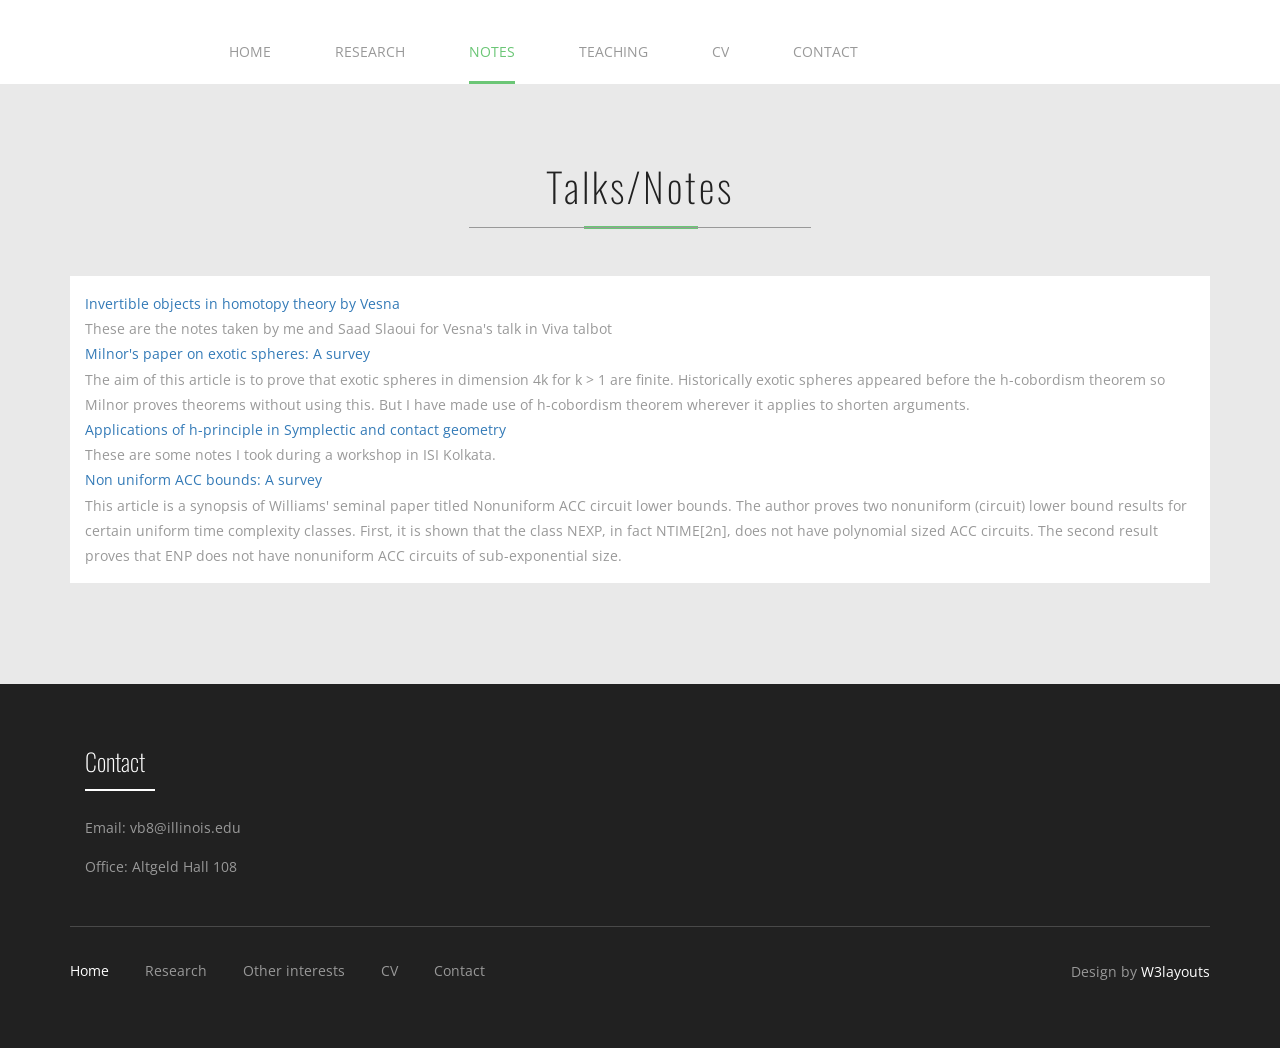
<file: old website/talks.html>
<!--
Author: W3layouts
Author URL: http://w3layouts.com
License: Creative Commons Attribution 3.0 Unported
License URL: http://creativecommons.org/licenses/by/3.0/
-->
<!DOCTYPE html>
<html>
<head>
<title>Sai</title>
<!-- for-mobile-apps -->
<meta name="viewport" content="width=device-width, initial-scale=1">
<meta http-equiv="Content-Type" content="text/html; charset=utf-8" />
<meta name="keywords" content="Your Name, your field" />
<script type="application/x-javascript"> addEventListener("load", function() { setTimeout(hideURLbar, 0); }, false);
		function hideURLbar(){ window.scrollTo(0,1); } </script>
<!-- //for-mobile-apps -->
<link href="css/bootstrap.css" rel="stylesheet" type="text/css" media="all" />
<link href="css/style.css" rel="stylesheet" type="text/css" media="all" />
<!-- js -->
<script type="text/javascript" src="js/jquery-2.1.4.min.js"></script>
<!-- //js -->
<!-- animation-effect -->
<link href="css/animate.min.css" rel="stylesheet"> 
<script src="js/wow.min.js"></script>
<script>
 new WOW().init();
</script>
<!-- //animation-effect -->
<link href='//fonts.googleapis.com/css?family=Oswald' rel='stylesheet' type='text/css'>
<link href='//fonts.googleapis.com/css?family=Open+Sans:400,300,300italic,400italic,600,600italic,700,700italic,800,800italic' rel='stylesheet' type='text/css'>
<!-- start-smoth-scrolling -->
<script type="text/javascript" src="js/move-top.js"></script>
<script type="text/javascript" src="js/easing.js"></script>
<script type="text/javascript">
	jQuery(document).ready(function($) {
		$(".scroll").click(function(event){		
			event.preventDefault();
			$('html,body').animate({scrollTop:$(this.hash).offset().top},1000);
		});
	});
</script>
<!-- start-smoth-scrolling -->

</head>
	
<body>
<!-- header -->
	<div class="header">
		<div class="container">
			<nav class="navbar navbar-default">
				<!-- Brand and toggle get grouped for better mobile display -->
				<div class="navbar-header">
				  <button type="button" class="navbar-toggle collapsed" data-toggle="collapse" data-target="#bs-example-navbar-collapse-1">
					<span class="sr-only">Toggle navigation</span>
					<span class="icon-bar"></span>
					<span class="icon-bar"></span>
					<span class="icon-bar"></span>
				  </button>
					<div class="logo">
						
					</div>
				</div>

				<!-- Collect the nav links, forms, and other content for toggling -->
				<div class="collapse navbar-collapse nav-wil" id="bs-example-navbar-collapse-1">
					<nav class="menu menu--francisco">
						<ul class="nav navbar-nav menu__list">
							<li class="menu__item"><a href="index.html" class="menu__link"><span class="menu__helper">Home</span></a></li>
							<li class="menu__item"><a href="research.html" class="menu__link"><span class="menu__helper">Research</span></a></li>
							<li class="menu__item menu__item--current"><a href="talks.html" class="menu__link"><span class="menu__helper">Notes</span></a></li>
							<li class="menu__item"><a href="teaching.html" class="menu__link"><span class="menu__helper">Teaching</span></a></li>
							<li class="menu__item"><a href="images/CV.pdf" class="menu__link" target="_blank"><span class="menu__helper">CV</span></a></li>
							
							<li class="menu__item"><a href="#CONTACT" class="menu__link"><span class="menu__helper">Contact</span></a></li>
						</ul>
					</nav>
				</div>
				<!-- /.navbar-collapse -->
			</nav>
		</div>
	</div>
<!-- //header -->
<!-- banner -->
<!--	<div class="banner1">
		<div class="container">
			<h2 class="animated wow slideInLeft"><a href="index.html">Teaching</a></h2>
		</div>
	</div>-->
<!-- //banner -->
<!-- about -->
<div class="team">
    <div class="container">
        <h3 class="animated wow zoomIn" data-wow-delay="0s">Talks/Notes</h3>
        <div class="about-grids">
            <div class="col-md-14 about-grids-left">
                <div class="panel-group" id="accordion" role="tablist" aria-multiselectable="true">
                    <div class="panel panel-default">
                        <div id="collapseOne" class="panel-collapse collapse in" role="tabpanel" aria-labelledby="headingOne">
                            
                            <div class="panel-body panel_text">
				<p><a href="Vesna_talk_viva_talbot.pdf"> Invertible objects in homotopy theory by Vesna</a></p> <p>These are the notes taken by me and Saad Slaoui for Vesna's talk in Viva talbot</p>
                                
				
				<p><a href="Groups_of_Homotopy_Spheres.pdf">Milnor's paper on exotic spheres: A survey</a></p>
				<p>The aim of this article is to prove that exotic spheres in dimension 4k for k > 1 are finite.
Historically exotic spheres appeared before the h-cobordism theorem so Milnor proves theorems without
using this. But I have made use of h-cobordism theorem wherever it applies to shorten arguments.</p>
				<p><a href="Applications_of_h_principle_to_Symplectic_and_Contact_geometry.pdf">Applications of h-principle in Symplectic and contact geometry</a></p>
				<p>These are some notes I took during a workshop in ISI Kolkata.</p>
				<p><a href="Complexity_project.pdf">Non uniform ACC bounds: A survey</a></p><p>This article is a synopsis of Williams' seminal paper titled Nonuniform ACC circuit lower bounds. 
				The author proves two nonuniform
				(circuit) lower bound results for certain uniform time complexity classes.
				First, it is shown that the class NEXP, in fact NTIME[2n], does not have
				polynomial sized ACC circuits. The second result proves that ENP does
				not have nonuniform ACC circuits of sub-exponential size. 
				</p>
                            </div>
                        </div>
                    </div>
                </div>
            </div>
            <div class="col-md-6 about-grids-right animated wow slideInLeft" data-wow-delay="0s">
                <!-- <img src="" alt=" " class="img-responsive" /> -->
            </div>
            <div class="clearfix"> </div>
        </div>
    </div>
</div>

            <!--<div class="col-md-6 about-grids-right animated wow slideInRight" data-wow-delay="0s">
                <img src="images/greecephoto.jpg" alt=" " class="img-responsive" />
            </div>
            <div class="clearfix"> </div>
        </div>
    </div>
</div>-->
<!-- //about -->
<!-- footer -->
<div class="footer"><a name="CONTACT"></a>
		<div class="container">
			<div class="footer-grids">
				<div class="col-md-4 footer-grid animated wow slideInLeft" data-wow-delay="0s">
                    <h3>Contact</h3>
                    <p>Email: vb8@illinois.edu</p>
                    <p>Office: Altgeld Hall 108</p>
					
				</div>
                <div class="col-md-4 footer-grid animated wow slideInLeft" data-wow-delay=".01s">
                    <br><br><br>
                    
                </div>
                <div class="clearfix"> </div>
			</div>
			<div class="footer-grids1">
				<div class="footer-grids1-left animated wow slideInLeft">
                    <ul>
						<li class="active"><a href="index.html">Home</a></li>
						<li><a href="research.html">Research</a></li>
						<li><a href="otherinterests.html">Other interests</a></li>
						<li><a href="images/CV.pdf">CV</a></li>
						
						<li><a href="#CONTACT">Contact</a></li>
					</ul>
				</div>
				<div class="footer-grids1-right">
					<p class="animated wow slideInRight" data-wow-delay="0s">Design by <a href="http://w3layouts.com/">W3layouts</a></p>
				</div>
				<div class="clearfix"> </div>
			</div>
		</div>
	</div>
<!-- //footer -->
<!-- for bootstrap working -->
	<script src="js/bootstrap.js"></script>
<!-- //for bootstrap working -->
<!-- here stars scrolling icon -->
	<script type="text/javascript">
		$(document).ready(function() {
			/*
				var defaults = {
				containerID: 'toTop', // fading element id
				containerHoverID: 'toTopHover', // fading element hover id
				scrollSpeed: 1200,
				easingType: 'linear' 
				};
			*/
								
			$().UItoTop({ easingType: 'easeOutQuart' });
								
			});
	</script>
<!-- //here ends scrolling icon -->
</body
</file>
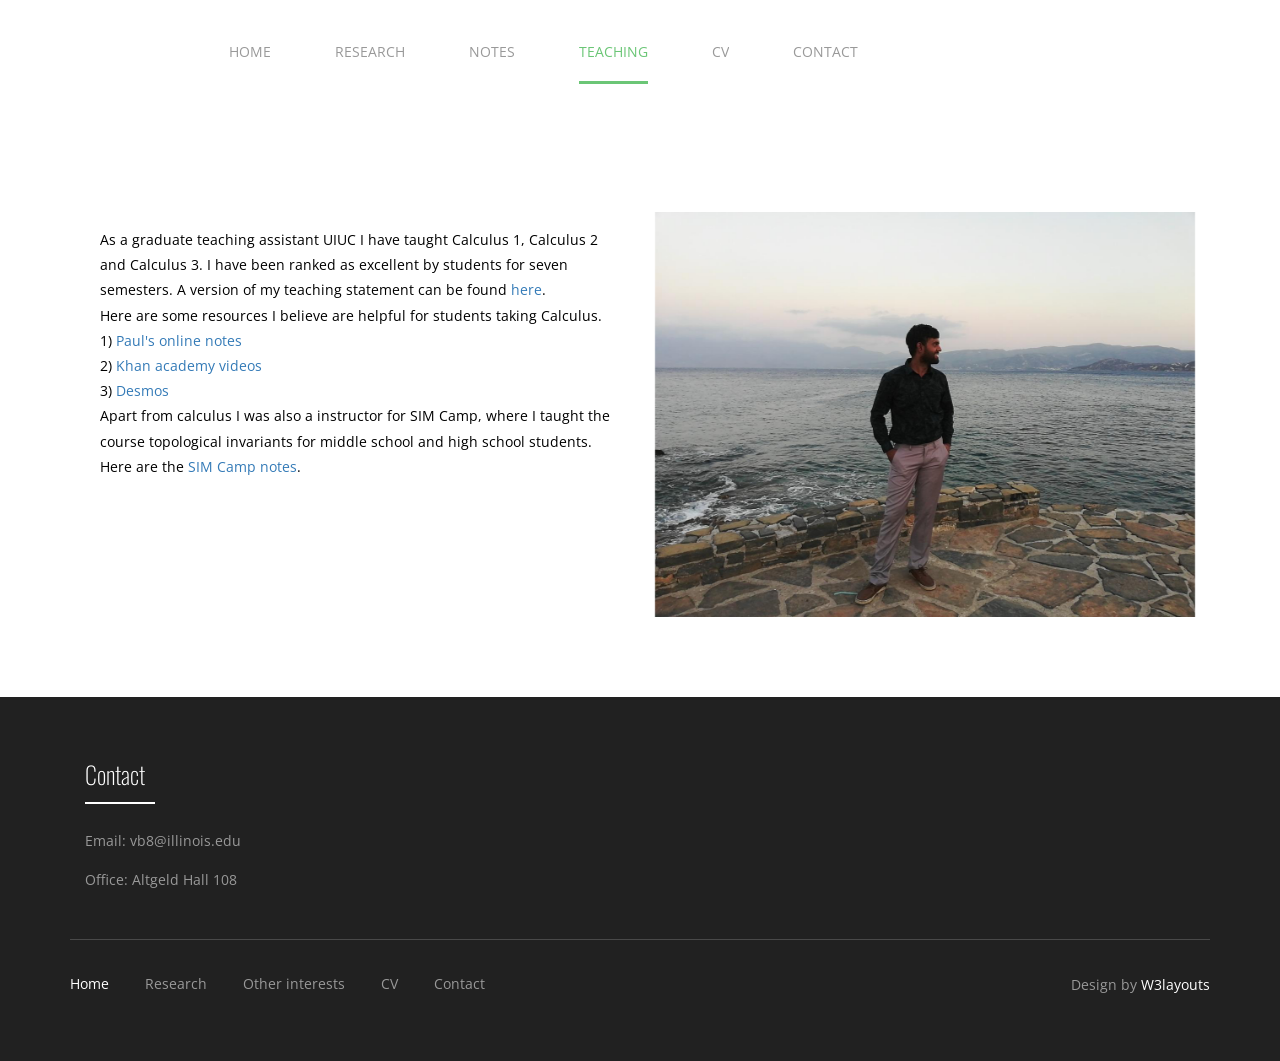
<file: old website/teaching.html>
<!--
Author: W3layouts
Author URL: http://w3layouts.com
License: Creative Commons Attribution 3.0 Unported
License URL: http://creativecommons.org/licenses/by/3.0/
-->
<!DOCTYPE html>
<html>
<head>
<title>Sai</title>
<!-- for-mobile-apps -->
<meta name="viewport" content="width=device-width, initial-scale=1">
<meta http-equiv="Content-Type" content="text/html; charset=utf-8" />
<meta name="keywords" content="Your Name, your field" />
<script type="application/x-javascript"> addEventListener("load", function() { setTimeout(hideURLbar, 0); }, false);
		function hideURLbar(){ window.scrollTo(0,1); } </script>
<!-- //for-mobile-apps -->
<link href="css/bootstrap.css" rel="stylesheet" type="text/css" media="all" />
<link href="css/style.css" rel="stylesheet" type="text/css" media="all" />
<!-- js -->
<script type="text/javascript" src="js/jquery-2.1.4.min.js"></script>
<!-- //js -->
<!-- animation-effect -->
<link href="css/animate.min.css" rel="stylesheet"> 
<script src="js/wow.min.js"></script>
<script>
 new WOW().init();
</script>
<!-- //animation-effect -->
<link href='//fonts.googleapis.com/css?family=Oswald' rel='stylesheet' type='text/css'>
<link href='//fonts.googleapis.com/css?family=Open+Sans:400,300,300italic,400italic,600,600italic,700,700italic,800,800italic' rel='stylesheet' type='text/css'>
<!-- start-smoth-scrolling -->
<script type="text/javascript" src="js/move-top.js"></script>
<script type="text/javascript" src="js/easing.js"></script>
<script type="text/javascript">
	jQuery(document).ready(function($) {
		$(".scroll").click(function(event){		
			event.preventDefault();
			$('html,body').animate({scrollTop:$(this.hash).offset().top},1000);
		});
	});
</script>
<!-- start-smoth-scrolling -->

</head>
	
<body>
<!-- header -->
	<div class="header">
		<div class="container">
			<nav class="navbar navbar-default">
				<!-- Brand and toggle get grouped for better mobile display -->
				<div class="navbar-header">
				  <button type="button" class="navbar-toggle collapsed" data-toggle="collapse" data-target="#bs-example-navbar-collapse-1">
					<span class="sr-only">Toggle navigation</span>
					<span class="icon-bar"></span>
					<span class="icon-bar"></span>
					<span class="icon-bar"></span>
				  </button>
					<div class="logo">
						
					</div>
				</div>

				<!-- Collect the nav links, forms, and other content for toggling -->
				<div class="collapse navbar-collapse nav-wil" id="bs-example-navbar-collapse-1">
					<nav class="menu menu--francisco">
						<ul class="nav navbar-nav menu__list">
							<li class="menu__item"><a href="index.html" class="menu__link"><span class="menu__helper">Home</span></a></li>
							<li class="menu__item"><a href="research.html" class="menu__link"><span class="menu__helper">Research</span></a></li>
							<li class="menu__item"><a href="talks.html" class="menu__link"><span class="menu__helper">Notes</span></a></li>
							<li class="menu__item menu__item--current"><a href="teaching.html" class="menu__link"><span class="menu__helper">Teaching</span></a></li>
							<li class="menu__item"><a href="images/CV.pdf" class="menu__link" target="_blank"><span class="menu__helper">CV</span></a></li>
							
							<li class="menu__item"><a href="#CONTACT" class="menu__link"><span class="menu__helper">Contact</span></a></li>
						</ul>
					</nav>
				</div>
				<!-- /.navbar-collapse -->
			</nav>
		</div>
	</div>
<!-- //header -->
<!-- banner -->
<!--	<div class="banner1">
		<div class="container">
			<h2 class="animated wow slideInLeft"><a href="index.html">Teaching</a></h2>
		</div>
	</div>-->
<!-- //banner -->
<!-- about -->
<div class="about">
    <div class="container">
        <div class="about-grids">
            <div class="col-md-6 about-grids-left">
                <div class="panel-group" id="accordion" role="tablist" aria-multiselectable="true">
                    <div class="panel panel-default">
                        <div id="collapseOne" class="panel-collapse collapse in" role="tabpanel" aria-labelledby="headingOne">
                            <div class="panel-body panel_text" style="color:Black;">
                                <p>As a graduate teaching assistant UIUC I have taught Calculus 1, Calculus 2 and Calculus 3. 
				I have been ranked as excellent by students for seven semesters. A version of my teaching statement can be found <a href="teaching_statement.pdf">here</a>.</p>
				Here are some resources I believe are helpful for students taking Calculus.
				<p>
				1) <a href="https://tutorial.math.lamar.edu/">Paul's online notes</a></p>
				<p>
				2) <a href="https://www.youtube.com/user/khanacademy/videos">Khan academy videos</a></p><p>
				3) <a href="https://www.desmos.com/calculator">Desmos</a></p>
				</p>
				<p>
				Apart from calculus I was also a instructor for SIM Camp, where I taught the course topological invariants for
				middle school and high school students. Here are the <a href="Sim_camp_notes.pdf">SIM Camp notes</a>.</p>
				
                            </div>
                        </div>
                    </div>
                </div>
            </div>
            <div class="col-md-6 about-grids-right animated wow slideInRight" data-wow-delay="0s">
                <img src="images/greecephoto.jpg" alt=" " class="img-responsive" />
            </div>
            <div class="clearfix"> </div>
        </div>
    </div>
</div>
<!-- //about -->
<!-- footer -->
<div class="footer"><a name="CONTACT"></a>
		<div class="container">
			<div class="footer-grids">
				<div class="col-md-4 footer-grid animated wow slideInLeft" data-wow-delay="0s">
                    <h3>Contact</h3>
                    <p>Email: vb8@illinois.edu</p>
                    <p>Office: Altgeld Hall 108</p>
					
				</div>
                <div class="col-md-4 footer-grid animated wow slideInLeft" data-wow-delay=".01s">
                    <br><br><br>
                    
                </div>
                <div class="clearfix"> </div>
			</div>
			<div class="footer-grids1">
				<div class="footer-grids1-left animated wow slideInLeft">
                    <ul>
						<li class="active"><a href="index.html">Home</a></li>
						<li><a href="research.html">Research</a></li>
						<li><a href="otherinterests.html">Other interests</a></li>
						<li><a href="images/CV.pdf">CV</a></li>
						
						<li><a href="#CONTACT">Contact</a></li>
					</ul>
				</div>
				<div class="footer-grids1-right">
					<p class="animated wow slideInRight" data-wow-delay="0s">Design by <a href="http://w3layouts.com/">W3layouts</a></p>
				</div>
				<div class="clearfix"> </div>
			</div>
		</div>
	</div>
<!-- //footer -->
<!-- for bootstrap working -->
	<script src="js/bootstrap.js"></script>
<!-- //for bootstrap working -->
<!-- here stars scrolling icon -->
	<script type="text/javascript">
		$(document).ready(function() {
			/*
				var defaults = {
				containerID: 'toTop', // fading element id
				containerHoverID: 'toTopHover', // fading element hover id
				scrollSpeed: 1200,
				easingType: 'linear' 
				};
			*/
								
			$().UItoTop({ easingType: 'easeOutQuart' });
								
			});
	</script>
<!-- //here ends scrolling icon -->
</body
</file>
<file: old website/css/style.css>
/*--
Author: W3layouts
Author URL: http://w3layouts.com
License: Creative Commons Attribution 3.0 Unported
License URL: http://creativecommons.org/licenses/by/3.0/
--*/
html, body{
    font-size: 100%;
	font-family: 'Open Sans', sans-serif;
}
p{
	margin:0;
	font-size:14px;
}
h1,h2,h3,h4,h5,h6{
	font-family: 'Oswald', sans-serif;
	font-weight:100;
	margin:0;
}
ul,label{
	margin:0;
	padding:0;
}
body a:hover{
	text-decoration:none;
}
/*-- header --*/
.navbar-default {
    background: none;
    border: none;
}
.navbar {
    margin-bottom: 0;
	border-radius:0;
}
.navbar-brand {
    height: 55px;
    padding: 10px;
    font-size: 1em;
    text-transform: uppercase;
    line-height: .9em;
    letter-spacing: 5px;
    border: 1px solid;
	margin:0.44em 0 0;
}
.navbar-default .navbar-brand {
    color: #212121;
}
.navbar-default .navbar-brand:hover, .navbar-default .navbar-brand:focus {
    color: #212121;
}
.navbar-default .navbar-nav > li > a {
    color: #999;
}
.navbar-nav > li > a {
    font-size: 14px;
    text-transform: uppercase;
	padding:1em;
}
.navbar-nav {
    margin: 0 0 0 7em;
}
.navbar-default .navbar-nav > .active > a, .navbar-default .navbar-nav > .active > a:hover, .navbar-default .navbar-nav > .active > a:focus {
    color: #6BC676;
    background-color: transparent;
}
.navbar-default .navbar-nav > li > a:hover, .navbar-default .navbar-nav > li > a:focus {
    color: #6BC676;
    background-color: transparent;
}
/*-- nav-hover-effect --*/
.menu__list {
	position: relative;
    -webkit-flex-wrap: inherit;
    flex-wrap: inherit;
    list-style: none;
}

.menu__item {
	display: block;
	margin: 1em 0;
}

.menu__link {
	cursor: pointer;
	-webkit-user-select: none;
	-moz-user-select: none;
	-ms-user-select: none;
	user-select: none;
	-webkit-touch-callout: none;
	-khtml-user-select: none;
	-webkit-tap-highlight-color: rgba(0, 0, 0, 0);
}

.menu__link:hover,
.menu__link:focus {
	outline: none;
}

/* Francisco */
.menu--francisco .menu__item {
	margin: 0 2em;
}

.menu--francisco .menu__link {
	position: relative;
	overflow: hidden;
	height: 6em;
    padding: 3em 0 1em;
	text-align: center;
	color: #b5b5b5;
	-webkit-transition: color 0.3s;
	transition: color 0.3s;
}

.menu--francisco .menu__link:hover,
.menu--francisco .menu__link:focus {
	color: #929292;
}

.menu--francisco .menu__item--current .menu__link{
	color: #6BC676;
}

.menu--francisco .menu__link::before{
	content: '';
	position: absolute;
	bottom: 0;
	left: 0;
	width: 100%;
	height: 3px;
    opacity: 0;
    background: #6BC676;
	-webkit-transform: translate3d(0, -3em, 0);
	transform: translate3d(0, -3em, 0);
	-webkit-transition: -webkit-transform 0s 0.3s, opacity 0.2s;
	transition: transform 0s 0.3s, opacity 0.2s;
}

.menu--francisco .menu__item--current .menu__link::before,.menu--francisco .menu__link:hover::before {
	opacity: 1;
	-webkit-transform: translate3d(0, 0, 0);
	transform: translate3d(0, 0, 0);
	-webkit-transition: -webkit-transform 0.5s, opacity 0.1s;
	transition: transform 0.5s, opacity 0.1s;
	-webkit-transition-timing-function: cubic-bezier(0.4, 0, 0.2, 1);
	transition-timing-function: cubic-bezier(0.4, 0, 0.2, 1);
}

.menu--francisco .menu__helper {
	display: block;
	pointer-events: none;
}

.menu--francisco .menu__item--current .menu__helper,.menu__link:hover  .menu__helper{
	-webkit-animation: anim-francisco 0.3s forwards;
	animation: anim-francisco 0.3s forwards;
}

@-webkit-keyframes anim-francisco {
	50% {
		opacity: 0;
		-webkit-transform: translate3d(0, 100%, 0);
		transform: translate3d(0, 100%, 0);
	}

	51% {
		opacity: 0;
		-webkit-transform: translate3d(0, -100%, 0);
		transform: translate3d(0, -100%, 0);
	}

	100% {
		opacity: 1;
		-webkit-transform: translate3d(0, 0, 0);
		transform: translate3d(0, 0, 0);
	}
}

@keyframes anim-francisco {
	50% {
		opacity: 0;
		-webkit-transform: translate3d(0, 100%, 0);
		transform: translate3d(0, 100%, 0);
	}

	51% {
		opacity: 0;
		-webkit-transform: translate3d(0, -100%, 0);
		transform: translate3d(0, -100%, 0);
	}

	100% {
		opacity: 1;
		-webkit-transform: translate3d(0, 0, 0);
		transform: translate3d(0, 0, 0);
	}
}
/*-- //nav-hover-effect --*/
/*-- w3layouts --*/
.phone{
	float: right;
    margin: .8em 0 0;
    padding-left: 2em;
    border-left: 1px solid #C8C8C8;
}
.phone p{
	color:#999;
	text-transform:capitalize;
}
.phone p i {
    color: #6BC676;
    font-size: 2em;
    left: -.5em;
    top: 0.6em;
    padding-left: .5em;
}
.phone p span{
	display: block;
    font-size: 1.2em;
    color: #212121;
    padding-left:2.5em;
    font-weight: 600;
}
/*-- //header --*/
/*-- banner --*/
.banner-info{
	width:70%;
	margin:15em auto 0;
	text-align:center;
}
.banner-info h3{
	font-size:2em;
	color:#fff;
	text-transform:capitalize;
	letter-spacing:5px;
}
.banner-info p{
	color:#fff;
	margin:1em auto 3em;
	line-height:1em;
}
.more a{
	padding:10px 30px;
	color:#fff;
	font-size:14px;
	text-decoration:none;
}
.more a:hover{
/*-- agileits --*/
	color:#6BC676;
}
/* Shutter In Vertical */
.hvr-shutter-in-vertical {
  display: inline-block;
  vertical-align: middle;
  -webkit-transform: translateZ(0);
  transform: translateZ(0);
  box-shadow: 0 0 1px rgba(0, 0, 0, 0);
  -webkit-backface-visibility: hidden;
  backface-visibility: hidden;
  -moz-osx-font-smoothing: grayscale;
  position: relative;
  background: #fff;
  -webkit-transition-property: color;
  transition-property: color;
  -webkit-transition-duration: 0.3s;
  transition-duration: 0.3s;
}
.hvr-shutter-in-vertical:before {
  content: "";
  position: absolute;
  z-index: -1;
  top: 0;
  bottom: 0;
  left: 0;
  right: 0;
  background: #6BC676;
  -webkit-transform: scaleY(1);
  transform: scaleY(1);
  -webkit-transform-origin: 50%;
  transform-origin: 50%;
  -webkit-transition-property: transform;
  transition-property: transform;
  -webkit-transition-duration: 0.3s;
  transition-duration: 0.3s;
  -webkit-transition-timing-function: ease-out;
  transition-timing-function: ease-out;
}
.hvr-shutter-in-vertical1{
	background:#212121;
}
.hvr-shutter-in-vertical:hover, .hvr-shutter-in-vertical:focus, .hvr-shutter-in-vertical:active {
  color: white;
}
.hvr-shutter-in-vertical:hover:before, .hvr-shutter-in-vertical:focus:before, .hvr-shutter-in-vertical:active:before,.pricing-plans-grid1:hover .hvr-shutter-in-vertical1:before{
  -webkit-transform: scaleY(0);
  transform: scaleY(0);
}
/*-- w3layouts --*/
/*-- //banner --*/
/*-- services --*/
.services,.testimonials,.about,.team,.pricing-plans,.typo,.gallery,.mail,.single{
	padding:5em 0;
}
.services h3,.testimonials h3,.about h3,.team h3,.pricing-plans h3,h3.title,.gallery h3,.mail h3{
	font-size:2.5em;
	color:#212121;
	text-align:center;
	position:relative;
	padding-bottom:.5em;
	letter-spacing:3px;
}
.services h3:after,.testimonials h3:after,.about h3:after,.gallery h3:after,.mail h3:after,.team h3:after,.pricing-plans h3:after,h3.title:after{
	content: '';
    background: #999;
    width: 30%;
    height: 1px;
    position: absolute;
    bottom: 0%;
    left: 35%;
}
.services h3:before,.testimonials h3:before,.about h3:before,.gallery h3:before,.mail h3:before,.team h3:before,.pricing-plans h3:before,h3.title:before{
	content: '';
    background: #6BC676;
    width: 10%;
    height: 3px;
    position: absolute;
    bottom: -2%;
    right: 44.9%;
}
p.qui{
	text-align:center;
	color:#999;
	line-height:1.8em;
	margin:1em 0 0 !important;
	font-weight: 500 !important;
}
.services-grids{
	margin:4em 0 0;
}
.services-grids-left{
	border-right:1px solid #999;
}
.services-grids-left-grids{
	padding-right:5em;
}
.services-grids-left-grid h4{
	text-transform:capitalize;
/*-- agileits --*/
	font-size:1.5em;
	color:#6BC676;
	line-height:1.8em;
}
.services-grids-left-grid{
	text-align:right;
}
.services-grids-left-grid p{
	color: #999;
    line-height: 1.8em;
    margin:1em 0 0 0;
}
.services-grids-left-grid h5{
	font-size:14px;
	color:#999;
	margin:0 0 0.5em;
}
.services-grids-left-grid1{
	position:relative;
}
.services-grids-left-grid1-pos{
	position: absolute;
    top:0%;
    left:110.5%;
}
.services-grids-left-grid2-pos{
	position: absolute;
    top: 0%;
    left: -31.5%;
}
.services-grids-left-grid3-pos{
	position: absolute;
    top:58%;
    left:110%;
}
.services-grids-left-grid1-pos span{
	background: url(../images/img-sp.png) no-repeat 0px 0px;
    display: block;
    width: 100px;
    height: 100px;
    padding: .5em;
    border: 1px solid #999;
    border-radius: 50%;
	-webkit-border-radius: 50%;
	-moz-border-radius: 50%;
	-o-border-radius: 50%;
	-ms-border-radius: 50%;
}
.services-grids-left-grid2-pos span{
	background:url(../images/img-sp.png) no-repeat -113px 0px;
	display:block;
	width:100px;
	height:100px;
	padding: .5em;
    border: 1px solid #999;
    border-radius: 50%;
	-webkit-border-radius: 50%;
	-moz-border-radius: 50%;
	-o-border-radius: 50%;
	-ms-border-radius: 50%;
}
.services-grids-left-grid3-pos span{
	background:url(../images/img-sp.png) no-repeat -243px 0px;
	display:block;
	width:100px;
	height:100px;
	padding: .5em;
    border: 1px solid #999;
    border-radius: 50%;
	-webkit-border-radius: 50%;
	-moz-border-radius: 50%;
	-o-border-radius: 50%;
	-ms-border-radius: 50%;
}
.services-grids-right-grid{
	text-align:left !important;
}
.services-grids-right-grids {
    padding: 15em 0 0 5em;
}
.services-grids-left-grid1:nth-child(2){
	padding:20em 0 5em;
}
.service-grids-bottom{
	padding:2em;
	border:1px solid #999;
	width:70%;
	margin:0 auto;
}
.service-grids-bottom h2{
	font-size: 1.3em;
    color: #999;
    line-height: 1.8em;
    position: relative;
    padding-left: 3em;
	font-family: 'Open Sans', sans-serif;
	font-weight: 500;
}
.service-grids-bottom h2:before{
	background:url(../images/img-sp.png) no-repeat -6px -118px;
	display:block;
	width:32px;
	height:32px;
	position:absolute;
	top:0%;
	left:0%;
	content:'';
}
/*-- //services --*/
/*-- services-bottom --*/
.services-bottom{
	background:url(../images/1.jpg) no-repeat 0px 0px;
	background-size:cover;
	-webkit-background-size:cover;
	-moz-background-size:cover;
	-o-background-size:cover;
	-ms-background-size:cover;
	min-height:400px;
	padding:4em 0 0;
}
.services-bottom-left{
	text-align:center;
}
.services-bottom-left h3{
	font-size:2.5em;
	color:#fff;
	margin:1em 0;
}
.services-bottom-left p{
	font-size:2em;
	color:#fff;
}
.services-bottom-left i{
	font-size: 2em;
    color:#fff;
    padding: 1em;
    border: 1px solid;
	cursor:pointer;
	top: 0;
}
.services-bottom-left:hover .services-bottom-left-grid i{
	color:#6BC676;
	border: 1px solid;
}
/* Shutter In Horizontal */
.hvr-shutter-in-horizontal {
  display: inline-block;
  vertical-align: middle;
  -webkit-transform: translateZ(0);
  transform: translateZ(0);
  box-shadow: 0 0 1px rgba(0, 0, 0, 0);
  -webkit-backface-visibility: hidden;
  backface-visibility: hidden;
  -moz-osx-font-smoothing: grayscale;
  position: relative;
  background: #fff;
  -webkit-transition-property: color;
  transition-property: color;
  -webkit-transition-duration: 0.3s;
  transition-duration: 0.3s;
}
.hvr-shutter-in-horizontal:before {
  content: "";
  position: absolute;
  z-index: -1;
  top: 0;
  bottom: 0;
  left: 0;
  right: 0;
  background: #6BC676;
  -webkit-transform: scaleX(1);
  transform: scaleX(1);
  -webkit-transform-origin: 50%;
  transform-origin: 50%;
  -webkit-transition-property: transform;
  transition-property: transform;
  -webkit-transition-duration: 0.3s;
  transition-duration: 0.3s;
  -webkit-transition-timing-function: ease-out;
  transition-timing-function: ease-out;
}
.hvr-shutter-in-horizontal:hover, .hvr-shutter-in-horizontal:focus, .hvr-shutter-in-horizontal:active {
  color: white;
}
.hvr-shutter-in-horizontal:hover:before, .hvr-shutter-in-horizontal:focus:before, .hvr-shutter-in-horizontal:active:before,.services-bottom-left:hover .hvr-shutter-in-horizontal:before{
  -webkit-transform: scaleX(0);
  transform: scaleX(0);
}
/*-- //services-bottom --*/
/*-- testimonials --*/
.testimonials-grids{
	margin:3em 0 0;
}
.nav-tabs > li > a {
    border-radius: 0;
    font-size: 1em;
    color: #999;
	font-family: 'Oswald', sans-serif;
	letter-spacing:1px;
}
.nav-tabs > li.active {
    position: relative;
}
.nav-tabs > li.active:after {
    position: absolute;
    bottom:-95%;
    left: 27%;
    background: url(../images/1.png) no-repeat 0px 0px #fff;
    display: block;
    height: 38px;
    width: 27px;
    content: '';
}
.nav-tabs > li.active > a, .nav-tabs > li.active > a:hover, .nav-tabs > li.active > a:focus {
    color: #6BC676;
	border: none;
}
div#myTabContent {
    padding: 3em 0 0;
}
.nav-tabs > li > a:hover {
    border: 1px solid transparent;
	color:#6BC676;
}
.nav > li > a:hover, .nav > li > a:focus {
    background: none;
}
.nav-tabs > li {
    margin-bottom: 0;
}
.tabcontent-grids{
	text-align:center;
}
.tabcontent-grids h4{
	font-size:1em;
	color:#212121;
	margin:1em 0;
}
.tabcontent-grids h4 span{
	display:block;
	font-size:13px;
	color:#6BC676;
	margin:.5em 0 0;
	font-family: 'Open Sans', sans-serif;
    font-weight: 500;
}
.tabcontent-grids p{
	color:#999;
	line-height:1.8em;
	width:60%;
	margin:0 auto;
}
.tabcontent-grids img,.team-grid img {
	margin: 0 auto;
    padding: .4em;
    box-shadow: 0px 0px 5px #C7C7C7;
    border-radius: 50%;
	-webkit-border-radius: 50%;
	-moz-border-radius: 50%;
	-o-border-radius: 50%;
	-ms-border-radius: 50%;
}
.nav-tabs {
    width: 35%;
    margin: 0 auto;
}
.tabcontent-grids{
	padding:2em 0 0;
}
/*-- //testimonials --*/
/*-- footer --*/
.footer{
	padding:4em 0;
	background:#212121;
}
.footer-grid h3{
	font-size:1.5em;
	color:#fff;
	padding-bottom:.7em;
	position:relative;
	margin-bottom:1em;
}
.footer-grid h3:after{
	content:'';
	background:#fff;
	width:20%;
	height:2px;
	position:absolute;
	bottom:0%;
	left:0%;
}
.footer-grid p{
	color:#999;
	line-height:1.8em;
	margin:0 0 1em;
}
/*-- social-icons --*/
.social-nav {
    padding: 0;
    list-style: none;
    display: inline-block;
    margin: 10px auto;
}
.social-nav li {
    display: inline-block;
}
.model-8 a {
    background: #FFF;
}
.model-8 a{
    color:#C28F44;
}
.social-nav a {
    display: inline-block;
    float: left;
    width: 30px;
    height: 30px;
    font-size: 20px;
    color:#6BC676;
    text-decoration: none;
    cursor: pointer;
    text-align: center;
    line-height: 30px;
    background:#fff;
    position: relative;
    -webkit-transition: 0.5s ease-in;
    -moz-transition: 0.5s ease-in;
    -o-transition: 0.5s ease-in;
    transition: 0.5s ease-in;
	-ms-transition: 0.5s ease-in;
}
.model-8 a:hover {
    color:#6BC676;
}
.model-8 a:hover {
    -webkit-box-shadow: 0 30px 0 inset;
	-o-box-shadow: 0 30px 0 inset;
	-ms-box-shadow: 0 30px 0 inset;
    -moz-box-shadow: 0 30px 0 inset;
    box-shadow: 0 30px 0 inset;
}
a.facebook i{
	background: url(../images/img-sp.png) no-repeat 3px -157px;
    display: block;
    width: 30px;
    height: 30px;
	-webkit-transition: 0.5s ease-in;
    -moz-transition: 0.5s ease-in;
    -o-transition: 0.5s ease-in;
    transition: 0.5s ease-in;
	-ms-transition: 0.5s ease-in;
}
a.facebook:hover i{
	background:url(../images/img-sp.png) no-repeat 3px -198px;
    display: block;
}
a.twitter i{
	background:url(../images/img-sp.png) no-repeat -29px -158px;
    display: block;
    width: 30px;
    height: 30px;
	-webkit-transition: 0.5s ease-in;
    -moz-transition: 0.5s ease-in;
    -o-transition: 0.5s ease-in;
    transition: 0.5s ease-in;
	-ms-transition: 0.5s ease-in;
}
a.twitter:hover i{
	background:url(../images/img-sp.png) no-repeat -29px -198px;
    display: block;
}
a.g i{
	background:url(../images/img-sp.png) no-repeat -73px -158px;
    display: block;
    width: 30px;
    height: 30px;
	-webkit-transition: 0.5s ease-in;
    -moz-transition: 0.5s ease-in;
    -o-transition: 0.5s ease-in;
    transition: 0.5s ease-in;
	-ms-transition: 0.5s ease-in;
}
a.g:hover i{
	background:url(../images/img-sp.png) no-repeat -73px -198px;
    display: block;
}
a.p i{
	background:url(../images/img-sp.png) no-repeat -113px -159px;
    display: block;
    width: 30px;
    height: 30px;
	-webkit-transition: 0.5s ease-in;
    -moz-transition: 0.5s ease-in;
    -o-transition: 0.5s ease-in;
    transition: 0.5s ease-in;
	-ms-transition: 0.5s ease-in;
}
a.p:hover i{
	background:url(../images/img-sp.png) no-repeat -113px -199px;
    display: block;
}
/*-- //social-icons --*/
input[type="submit"],.related-post-right h4 a,.categories ul li a,.popular-posts-grid1 h4 a,.single-grid-left-grid1 ul li a,.mail-grid-right1 ul.phone-mail li a,.pricing-plans-grid1 ul li,.pricing-plans-grid1 h5,.pricing-plans-grid1 h4,ul.footer-grid-list li a,.pricing-plans-grid1,.footer-grids1-left ul li a,.footer-grids1-right p a,.about-grids-left h4 a{
	-webkit-transition: 0.5s ease-in;
    -moz-transition: 0.5s ease-in;
    -o-transition: 0.5s ease-in;
	-ms-transition: 0.5s ease-in;
    transition: 0.5s ease-in;
}
.footer-grid input[type="email"]{
	outline:none;
	border:1px solid #939393;
	background:#000;
	font-size:14px;
	color:#fff;
	width:100%;
	padding:10px;
	margin-bottom:1em;
}
.footer-grid input[type="submit"]{
	outline:none;
	border:none;
	background:#6BC676;
	font-size:1em;
	color:#fff;
	width:50%;
	padding:8px 0;
}
.footer-grid input[type="submit"]:hover{
	background:#fff;
	color:#6BC676;
}
ul.footer-grid-list li{
	font-size: 14px;
    color: #999;
    line-height: 1.8em;
    padding-left: 2.5em;
    background:url(../images/img-sp.png) no-repeat -193px -124px;
    list-style-type: none;
}
ul.footer-grid-list li:nth-child(2){
	margin:2em 0 0;
}
ul.footer-grid-list li a{
	color:#6BC676;
	text-decoration:none;
}
ul.footer-grid-list li a:hover{
	color:#fff;
}
ul.footer-grid-list li span{	
	display:block;
	color:#fff;
	margin:.5em 0 0;
}
.footer-grids{
	padding-bottom:2em;
	border-bottom:1px solid #494949;
	margin-bottom:2em;
}
.footer-grids1-left{
	float:left;
}
.footer-grids1-left ul li{
	display:inline-block;
	margin-right:2em;
}
.footer-grids1-left ul li a{
	color:#999;
	font-size:14px;
	text-decoration:none;
}
.footer-grids1-left ul li.active a,.footer-grids1-left ul li a:hover{
	color:#fff;
}
.footer-grids1-right p{
	color:#999;
	line-height:1.8em;
}
.footer-grids1-right{
	float:right;
}
.footer-grids1-right p a{
	color:#fff;
	text-decoration:none;
}
.footer-grids1-right p a:hover{
	color:#6BC676;
}
/*-- //footer --*/
/*-- to-top --*/
#toTop {
	display: none;
	text-decoration: none;
	position: fixed;
	bottom: 20px;
	right: 2%;
	overflow: hidden;
	z-index: 999; 
	width: 32px;
	height: 32px;
	border: none;
	text-indent: 100%;
	background: url(../images/arrow.png) no-repeat 0px 0px;
}
#toTopHover {
	width: 32px;
	height: 32px;
	display: block;
	overflow: hidden;
	float: right;
	opacity: 0;
	-moz-opacity: 0;
	filter: alpha(opacity=0);
}
/*-- //to-top --*/
/*-- banner1 --*/
.banner1{
	background: url(../images/banner.jpg) no-repeat 0px 0px;
    background-size: cover;
    -webkit-background-size: cover;
    -moz-background-size: cover;
    -o-background-size: cover;
    -ms-background-size: cover;
    min-height: 10spx;
    padding: 3em 0 0;
    text-align: center;
}
.banner1 h2{
	font-size:2em;
	color:#fff;
	margin:0 0 3em;
}
.banner1 h2 a{
	color:#fff;
	text-decoration:none;
}
.banner1 h2 span{
	color: #6BC676;
}
/*-- //banner1 --*/
/*-- about --*/
.about-grids{
	margin:3em 0 0;
}
.pa_italic span {
    display: none;
}
.pa_italic i,.collapsed span {
    left: 41em;
    font-size: 0.7em;
    color: #212121;
}
.collapsed i {
    display: none;
}
.collapsed span {
    display: inline-block;
}
.panel_text {
    font-size: 14px;
    color: #999;
    line-height: 1.8em;
}
.about-grids-left h4 {
    font-size: 1.1em;
    color: #6BC676;
    margin: 0;
    line-height: 1.5em;
    text-transform: capitalize;
    letter-spacing: 1px;
}
.about-grids-left h4 a{
	text-decoration:none;
}
.about-grids-left h4 a:hover{
	color:#212121;
}
.panel-heading-sub {
    padding:1em 0;
}
.panel-default > .panel-heading {
    background: none;
    border: none;
	border-bottom:1px solid #ddd;
}
.panel-default {
    border: none;
}
.panel-group .panel + .panel {
    margin-top: 0;
}
.panel-group .panel {
    border-radius: 0;
}
.panel {
    box-shadow: none;
}
.panel-group .panel-heading + .panel-collapse > .panel-body, .panel-group .panel-heading + .panel-collapse > .list-group {
    border: none;
}
/*-- //about --*/
/*-- team --*/
.team{
	background:#E9E9E9;
}
.team-grids{
	margin:3em 0 0;
}
.team-grid{
	text-align:center;
}
.team-grid h4{
	font-size:1em;
	color:#6BC676;
	margin:1em 0;
}
.team-grid h4 span{
	display:block;
	font-size:.8em;
	margin:.5em 0 0;
	color:#212121;
	font-family: 'Open Sans', sans-serif;
    font-weight: 500;
}
.team-grids p{
	width: 65%;
    margin: 3em auto 0;
    text-align: center;
    line-height: 1.8em;
    color: #999;
}
/*-- //team --*/
/*-- pricing-plans --*/
.pricing-plans-grids{
	margin:3em 0 0;
}
.pricing-plans-grid1{
	background:#f5f5f5;
	border-top:5px solid #6BC676;
	text-align:center;
}
.pricing-plans-grid1 h4{
	font-size:1.5em;
	color:#212121;
	padding:1em;
}
.pricing-plans-grid1 h5{
	font-size: 2em;
    padding: 0.5em 1em;
    background:#6A6C6A;
    color: #fff;
}
.pricing-plans-grid1 h5 span{
	font-size:.7em;
    font-family: 'Open Sans', sans-serif;
    font-weight: 500;
}
.pricing-plans-grid1 h5 sup{
	font-size: .75em;
    font-family: 'Open Sans', sans-serif;
    font-weight: 500;
}
.pricing-plans-grid1 ul{
	padding:2em 1em;
}
.pricing-plans-grid1 ul li{
	font-size:14px;
	color:#999;
	line-height:1.8em;
	margin-bottom:1em;
	list-style-type:none;
}
.pricing-plans-grid1:hover{
	background:#999;
}
.pricing-plans-grid1:hover h4{
	color:#fff;
}
.pricing-plans-grid1:hover h5{
	background:#6BC676;
}
.pricing-plans-grid:hover .pricing-plans-grid1 ul li{
	color:#fff;
}
.pricing-plans-grid1:hover{
	border-top:5px solid #212121;
}
/*-- //pricing-plans --*/
/*--Typography--*/
.well {
    font-weight: 300;
    font-size: 14px;
}
.list-group-item {
    font-weight: 300;
    font-size: 14px;
}
li.list-group-item1 {
    font-size: 14px;
    font-weight: 300;
}
.typo p {
    margin: 0;
    font-size: 14px;
    font-weight: 300;
}
.show-grid [class^=col-] {
    background: #fff;
  text-align: center;
  margin-bottom: 10px;
  line-height: 2em;
  border: 10px solid #f0f0f0;
}
.show-grid [class*="col-"]:hover {
  background: #e0e0e0;
}
.grid_3{
	margin-bottom:2em;
}
.xs h3, h3.m_1{
	color:#000;
	font-size:1.7em;
	font-weight:300;
	margin-bottom: 1em;
}
.grid_3 p{
  color: #999;
  font-size: 0.85em;
  margin-bottom: 1em;
  font-weight: 300;
}
.grid_4{
	background:none;
	margin-top:50px;
}
.label {
  font-weight: 300 !important;
  border-radius:4px;
}  
.grid_5{
	background:none;
	padding:2em 0;
}
.grid_5 h3, .grid_5 h2, .grid_5 h1, .grid_5 h4, .grid_5 h5, h3.hdg, h3.bars {
	margin-bottom: 1em;
    color:#6BC676;
}
.table > thead > tr > th, .table > tbody > tr > th, .table > tfoot > tr > th, .table > thead > tr > td, .table > tbody > tr > td, .table > tfoot > tr > td {
  border-top: none !important;
}
.tab-content > .active {
  display: block;
  visibility: visible;
}
.pagination > .active > a, .pagination > .active > span, .pagination > .active > a:hover, .pagination > .active > span:hover, .pagination > .active > a:focus, .pagination > .active > span:focus {
  z-index: 0;
}
.badge-primary {
  background-color: #03a9f4;
}
.badge-success {
  background-color: #8bc34a;
}
.badge-warning {
  background-color: #ffc107;
}
.badge-danger {
  background-color: #e51c23;
}
.grid_3 p{
  line-height: 2em;
  color: #888;
  font-size: 0.9em;
  margin-bottom: 1em;
  font-weight: 300;
}
.bs-docs-example {
  margin: 1em 0;
}
section#tables  p {
 margin-top: 1em;
}
.tab-container .tab-content {
  border-radius: 0 2px 2px 2px;
  border: 1px solid #e0e0e0;
  padding: 16px;
  background-color: #ffffff;
}
.table td, .table>tbody>tr>td, .table>tbody>tr>th, .table>tfoot>tr>td, .table>tfoot>tr>th, .table>thead>tr>td, .table>thead>tr>th {
  padding: 15px!important;
}
.table > thead > tr > th, .table > tbody > tr > th, .table > tfoot > tr > th, .table > thead > tr > td, .table > tbody > tr > td, .table > tfoot > tr > td {
  font-size: 0.9em;
  color: #999;
  border-top: none !important;
}
.tab-content > .active {
  display: block;
  visibility: visible;
}
.label {
  font-weight: 300 !important;
}
.label {
  padding: 4px 6px;
  border: none;
  text-shadow: none;
}
.nav-tabs {
  margin-bottom: 1em;
}
.alert {
  font-size: 0.85em;
}
h1.t-button,h2.t-button,h3.t-button,h4.t-button,h5.t-button {
line-height:1.8em;
  margin-top:0.5em;
  margin-bottom: 0.5em;
}
li.list-group-item1 {
  line-height: 2.5em;
}
.input-group {
  margin-bottom: 20px;
  }
.list-group {
  margin-bottom: 48px;
}
 ol {
  margin-bottom: 44px;
}
h2.typoh2{
    margin: 0 0 10px;
}
@media (max-width:768px){
	.grid_5 {
		padding: 0 0 1em;
	}
	.grid_3 {
		margin-bottom: 0em;
	}
}
@media (max-width:640px){
	h1, .h1, h2, .h2, h3, .h3 {
		margin-top: 0px;
		margin-bottom: 0px;
	}
	.grid_5 h3, .grid_5 h2, .grid_5 h1, .grid_5 h4, .grid_5 h5, h3.hdg, h3.bars {
		margin-bottom: .5em;
	}
	.progress {
		height: 10px;
		margin-bottom: 10px;
	}
	ol.breadcrumb li,.grid_3 p,ul.list-group li,li.list-group-item1 {
		font-size: 14px;
	}
	.breadcrumb {
		margin-bottom: 10px;
	}
	.well {
		font-size: 14px;
		margin-bottom: 10px;
	}
	h2.typoh2 {
		font-size: 1.5em;
	}
}
@media (max-width:480px){
	.table h1 {
		font-size: 26px;
	}
	.table h2 {
		font-size: 23px;
	}
	.table h3 {
		font-size: 20px;
	}
	.label {
		font-size: 53%;
	}
	.alert,p {
		font-size: 14px;
	}
	.pagination {
		margin: 20px 0 0px;
	}
}
@media (max-width: 320px){
	.caption span {
		margin: 0 0 1.5em;
	}
	.grid_4 {
		margin-top: 18px;
	}
	h3.title {
		font-size: 1.6em;
	}
	.alert, p,ol.breadcrumb li, .grid_3 p,.well, ul.list-group li, li.list-group-item1,a.list-group-item {
		font-size: 13px;
	}
	.alert {
		padding: 10px;
		margin-bottom: 10px;
	}
	ul.pagination li a {
		font-size: 14px;
		padding: 5px 11px;
	}
	.list-group {
		margin-bottom: 10px;
	}
	.well {
		padding: 10px;
	}
	.nav > li > a {
		font-size: 14px;
	}
	table.table.table-striped,.table-bordered,.bs-docs-example {
		display: none;
	}
}
/*-- //Typography --*/
/*-- gallery --*/
.gallery-grids{
	margin:3em 0 0;
}
.gallery-grids a img{
	padding:0 0 0 .5em;
}
.gallery-grid{
	float:left;
	width:40%;
}
.gallery-grid-left{
	float:left;
	width:20%;
}
.gallery-grid,.gallery-grid-left{
	position:relative;
}
.gallery-grid .textbox,.gallery-grid-left .textbox{
    width: 65.78%;
    height: 66%;
    position: absolute;
    top: 43px;
    left: 83px;
    -webkit-transform: scale(0);
    transform: scale(0);
    background-color: rgba(0, 0, 0, 0.53);
}
.gallery-grid:hover .textbox,.gallery-grid-left:hover .textbox {
	-webkit-transform: scale(1.5);
	transform: scale(1.5);
}
.textbox {
	-webkit-transition: all 0.5s ease;
	transition: all 0.5s ease;
	text-align:center;
}
.textbox h4 {
    font-size: 1em;
    color: #fff;
    margin:3em 0 .5em;
	text-transform:capitalize;
}
.textbox p{
	color: #fff;
    font-size: 10px;
    width: 90%;
    line-height: 1.8em;
    margin: 0 auto;
}
.textbox.textbox1 {
    width: 64.2%;
    height: 67%;
    top: 42px;
    left: 45px;
}
.textbox1 h4 {
    margin:2.5em 0 .5em !important;
}
.gallery-grids1:nth-child(2){
	margin:.5em 0;
}
/*-- //gallery --*/
/*-- mail --*/
.mail-grids{
	margin:3em 0;
}
.mail-grid-left input[type="text"],.mail-grid-left input[type="email"],.mail-grid-left textarea{
	outline: none;
    border: 1px solid #E4E4E4;
    background: #f5f5f5;
    font-size: 14px;
    color: #212121;
    padding: 10px;
    width: 100%;
}
.mail-grid-left input[type="email"]{
	margin:1em 0;
}
.mail-grid-left textarea{
	min-height:200px;
	margin:1em 0 .8em;
}
.mail-grid-left input[type="submit"]{
	outline:none;
	border:none;
	background:#212121;
	font-size:1em;
	color:#fff;
	padding:10px 0;
	width:30%;
}
.mail-grid-left input[type="submit"]:hover{
	background:#6BC676;
}
.mail-grid-right1{
	padding:2em;
	background:#62B06B;
	text-align:center;
}
.mail-grid-right1 img {
    margin: 0 auto;
    padding: .5em;
    border: 1px dotted #212121;
    border-radius: 100%;
	-webkit-border-radius: 100%;
	-moz-border-radius: 100%;
	-o-border-radius: 100%;
	-ms-border-radius: 100%;
}
.mail-grid-right1 h4{
	font-size:1em;
	color:#212121;
	margin:1em 0;
	text-transform:uppercase;
}
.mail-grid-right1 h4 span{
	display: block;
    text-transform: capitalize;
    font-size: .8em;
    color:#FFFFFF;
    margin: .5em 0 0;
	font-weight: 500;
    font-family: 'Open Sans', sans-serif;
}
.mail-grid-right1 ul.phone-mail li{
	list-style-type:none;
	margin-bottom:1em;
	font-size:14px;
	color:#FFFFFF;
}
.mail-grid-right1 ul.phone-mail li a{
	color:#FFFFFF;
	text-decoration:none;
}
.mail-grid-right1 ul.phone-mail li a:hover{
	color:#212121;
}
.mail-grid-right1 ul li i{
	left:-.5em;
}
ul.phone-mail {
    margin: 0 0 2em;
}
.mail iframe{
	width:100%;
	min-height:300px;
	padding:0 1em;
}
/*-- //mail --*/
/*-- single --*/
.single-grid-left-grid1{
	padding:2em;
	background:#f5f5f5;
}
.single-grid-left-grid1-left{
	float:left;
}
.single-grid-left-grid1-left h3{ 
	font-size:1em;
	color:#212121;
	text-transform:uppercase;
}
.single-grid-left-grid1-left h3 span{
	display:block;
	font-size:2em;
	color:#6BC676;
}
.single-grid-left-grid1-right h4{
	text-transform:capitalize;
	font-size:2em;
	letter-spacing:1px;
	margin:0;
}
.single-grid-left-grid1-right{
	float:right;
}
.single-grid-left-grid1-right p{
	color:#999;
	line-height:1.8em;
	line-height:1.8em;
}
p.fugiat{
	margin:2em 0;
	color:#999;
	line-height:1.8em;
}
.single-grid-left-grid1 ul{
	padding:1em 0;
	border-top:1px solid #999;
	border-bottom:1px solid #999;
}
.single-grid-left-grid1 ul li{
	font-size: 14px;
    color: #999;
    margin-left: 1em;
	margin-right:2em;
    list-style-type: none;
    display: inline-block;
}
.single-grid-left-grid1 ul li a{
	color:#999;
	text-decoration:none;
}
.single-grid-left-grid1 ul li a span,.single-grid-left-grid1 ul li span{
	color:#6BC676;
	left:-.5em;
}
.single-grid-left-grid1 ul li a:hover{
	color:#6BC676;
}
.popular-posts{
	margin:6em 0 3em;
}
.popular-posts h3,.author h3,.leave-reply h3{
	font-size:2em;
	color:#212121;
	margin:0 0 1em;
	letter-spacing:1px;
}
.popular-posts-grid{
	padding-left:0;
}
.popular-posts-grid1{
	padding:.5em .5em 1em;
	background:#f5f5f5;
}
.popular-posts-grid1 h4 a{
	text-decoration: none;
    font-size: 1em;
    color:#6BC676;
    display: block;
    margin: 1em 0 0.5em;
    font-weight: 500;
    text-transform: capitalize;
    line-height: 1.5em;
    font-family: 'Open Sans', sans-serif;
    text-align: center;
}
.popular-posts-grid1 h4 a:hover{
	color:#212121;
}
.popular-posts-grid1 p{
	color:#999;
	line-height:1.8em;
	text-align: center;
}
.author-grid{
	padding:2em;
	background:#212121;
}
.author-grid-left{
	float:left;
	width:20%;
}
.author-grid-left img{
	padding:.5em;
	border:2px dotted #fff;
	border-radius:50%;
}
.author-grid-right{
	float:right;
	width:75%;
}
.author-grid-right h4{
	font-size:1em;
	color:#fff;
	letter-spacing:1px;
	text-transform:uppercase;
}
.author-grid-right h4 span{
	font-size: 14px;
    color: #6BC676;
    font-family: 'Open Sans', sans-serif;
    display: block;
    margin: .5em 0 0;
    text-transform: capitalize;
}
.author-grid-right p{
	color:#999;
	line-height:1.8em;
	margin:2em 0 1em;
}
.leave-reply{
	margin:3em 0 0;
}
.leave-reply input[type="text"],.leave-reply input[type="email"],.leave-reply textarea{
	outline:none;
	padding:10px;
	background:#f5f5f5;
	font-size:14px;
	color:#212121;
	border:1px solid #EAEAEA;
	width:100%;
}
.leave-reply textarea{
	resize:none;
	min-height:150px;
	margin:0 0 .8em;
}
.leave-reply input[type="email"]{
	margin:1em 0;
}
.leave-reply input[type="submit"]{
	outline:none;
	padding:10px 0;
	background:#6BC676;
	font-size:1em;
	color:#fff;
	border:none;
	margin:1em 0 0;
	width:30%;
}
.leave-reply input[type="submit"]:hover{
	background:#212121;
}
.search1 input[type="text"] {
	border: 1px solid #E7E7E7;
    outline: none;
    width: 100%;
    background: none;
    color: #999;
    padding: 10px;
	margin:0 0 1em;
    font-size: 14px;
}
.search1 input[type="submit"] {
	background:#6BC676;
    color: #fff;
    font-size: 1em;
    transition: .5s all;
    -webkit-transition: .5s all;
    -o-transition: .5s all;
    -moz-transition: .5s all;
    -ms-transition: .5s all;
    border: none;
    outline: none;
    width: 50%;
    padding: 8px 0;
}
.search1 input[type="submit"]:hover{
	background:#212121;
}
.categories ul li {
	list-style-type: none;
    background: url(../images/img-sp.png) no-repeat -10px -378px;
    display: block;
    padding-left: 3em;
    margin: 1.5em 0;
    color: #999;
    font-size: 14px;
}
.categories ul li a {
	color: #999;
	text-decoration:none;
	letter-spacing:1px;
}
.categories ul li a:hover{
	color:#6BC676;
}
.categories{
  margin: 5em 0;
}
.related-posts{
	margin-top:5em;
}
.categories h3,.related-posts h3,.search1 h3 {
	color: #212121;
    font-size: 1.5em;
    text-transform: capitalize;
    margin: 0 0 1em;
}
.related-post-left{
	float:left;
	width:30%;
}
.related-post-right{
	float:right;
	width:65%;
}
.related-post{
	margin:2.5em 0;
}
.categories-mid ul li:nth-child(6) {
  margin-bottom: 5em;
}
.related-post-right h4{
	line-height:1em;
}
.related-post-right h4 a{
	color: #6BC676;
    font-size: .9em;
    letter-spacing: 1px;
    text-transform: capitalize;
    text-decoration: none;
}
.related-post-right h4 a:hover{
	text-decoration:none;
	color:#000;
}
.related-post-right p {
	color: #999;
    font-style: normal;
    line-height: 1.8em;
	margin:1em 0;
}
.related-post-right ul li{
	display: inline-block;
    margin: 0 1em 0 0.5em;
    font-size: 14px;
    color: #212121;
}
.related-post-right ul li span{
	left:-.5em;
	color:#6BC676;
}
/*-- //single --*/
/*-----start-responsive-design------*/
@media (max-width:1440px){
	.banner-info {
		margin: 13em auto 0;
	}
}
@media (max-width: 1366px){
	.banner-info {
		margin: 12em auto 0;
	}
}
@media (max-width: 1280px){
	.services-bottom-left h3 {
		font-size: 2em;
	}
	.services-bottom {
		min-height: 360px;
		padding: 3.5em 0 0;
	}
}
@media (max-width: 1080px){
	.navbar-nav {
		margin: 0 0 0 3em;
	}
	.menu--francisco .menu__item {
		margin: 0 1em;
	}
	.banner-info {
		margin:9em auto 0;
		width: 80%;
	}
	.banner-info h3 {
		font-size: 1.9em;
	}
	.single-grid-left-grid1-right h4 {
		font-size: 1.6em;
	}
	.services, .testimonials, .about, .team, .pricing-plans, .typo, .gallery, .mail, .single {
		padding: 4em 0;
	}
	.services-grids-left-grid1-pos,.services-grids-left-grid3-pos {
		left: 113%;
	}
	.services-grids-left-grid2-pos {
		left: -40.5%;
	}
	.service-grids-bottom {
		width: 80%;
	}
	.nav-tabs {
		width: 45%;
	}
	.tabcontent-grids {
		padding: 1em 0 0;
	}
	.tabcontent-grids p {
		width: 80%;
	}
	.popular-posts-grid1 h4 a {
		font-size: .9em;
	}
	.related-post-right {
		width: 67%;
	}
	.related-post-right ul li span {
		left: -.2em;
	}
	.related-post-right ul li {
		margin: 0 0em 0 0.2em;
	}
	.pa_italic i, .collapsed span {
		left: 34em;
	}
	.textbox.textbox1 {
		top: 34px;
		left: 38px;
	}
	.textbox1 h4 {
		margin:2em 0 .5em !important;
	}
	.gallery-grid .textbox{
		width: 65.4%;
		height: 67%;
		top: 34px;
		left: 70px;
	}
}
@media (max-width:991px){
	.phone {
		padding-left: 1em;
	}
	.menu--francisco .menu__item {
		margin: 0 0.5em;
	}
	.navbar-nav {
		margin: 0 0 0 1em;
	}
	.navbar-brand {
		height: 45px;
		font-size: .7em;
	}
	.menu--francisco .menu__item {
		margin: 0 0.3em;
	}
	.menu--francisco .menu__link {
		height: 4.9em;
		padding: 2em 0 1em;
	}
	.phone {
		margin: 0.5em 0 0;
	}
	.banner-info h3 {
		font-size: 1.6em;
	}
	.services h3, .testimonials h3, .about h3, .team h3, .pricing-plans h3, h3.title, .gallery h3, .mail h3 {
		font-size: 2em;
	}
	.services-grids-left-grid1-pos, .services-grids-left-grid3-pos {
		left: 107.5%;
	}
	.services-grids-left-grid1:nth-child(2) {
		padding:5em 0;
	}
	.services-grids-right-grid {
		text-align: right !important;
	}
	.services-grids-right {
		padding-right: 0;
	}
	.services-grids-right-grids {
		padding: 0em 5em 5em 0;
		border-right: 1px solid #999;
	}
	.services-grids-left-grid2-pos {
		left: 104.5%;
	}
	.services-grids-left-grid3-pos {
		top: 30%;
	}
	.service-grids-bottom {
		width: 100%;
	}
	.services-bottom-left {
		float: left;
		width: 25%;
	}
	.nav-tabs {
		width: 60%;
	}
	.tabcontent-grids {
		padding: 0;
	}
	.tabcontent-grids p {
		width: 100%;
	}
	.footer-grid {
		float: left;
		width: 33.33%;
	}
	.footer {
		padding: 3em 0;
	}
	.footer-grid input[type="submit"] {
		width: 100%;
	}
	.footer-grids1-left ul li {
		margin-right: 0.5em;
	}
	.popular-posts-grid {
		float: left;
		width: 33.33%;
	}
	.popular-posts h3, .author h3, .leave-reply h3 {
		font-size: 1.8em;
	}
	.single-grid-right {
		margin: 3em 0 0;
	}
	.categories {
		margin: 3em 0;
	}
	.related-posts {
		margin-top: 3em;
	}
	.related-post-right ul li {
		margin: 0 2em 0 0.2em;
	}
	.related-post-right {
		margin:4em 0 0;
	}
	.pa_italic i, .collapsed span {
		left: 54em;
	}
	.about-grids-right {
		margin: 3em 0 0;
	}
	.team-grid {
		float: left;
		width: 33.33%;
	}
	.team-grids p {
		width: 80%;
		margin: 2em auto 0;
	}
	.pricing-plans-grid {
		float: left;
		width: 33.33%;
		padding-left:0;
	}
	.pricing-plans-grid1 ul {
		padding: 2em 1em 1em;
	}
	.banner1 {
		min-height: 200px;
		padding: 5em 0 0;
	}
	.textbox h4 {
		font-size: .8em;
	}
	.textbox p {
		font-size: 8px;
	}
	.textbox.textbox1 {
		top: 26px;
		left: 31px;
		width: 63%;
	}
	.textbox1 h4 {
		margin: 1em 0 .5em !important;
	}
	.gallery-grid .textbox {
		width: 64.7%;
		top: 26px;
		left: 55px;
	}
	.textbox h4 {
		margin: 2.5em 0 .5em;
	}
	.mail-grid-right {
		margin: 3em 0 0;
	}
}
@media (max-width:800px){
	.banner-info {
		margin: 5em auto 0;
		width: 80%;
	}
	.more a {
		padding: 8px 20px;
	}
	.services-grids-left,.services-grids-right {
		margin-right: 4em;
	}
	.services-grids-left-grid1-pos, .services-grids-left-grid3-pos {
		left: 108.5%;
	}
	.services-grids-left-grid2-pos {
		left: 105.5%;
	}
	.services-bottom-left h3 {
		font-size: 1.8em;
	}
	.services-bottom-left p {
		font-size: 1.6em;
	}
	.services-bottom-left i {
		font-size: 1.5em;
	}
	.services-bottom {
		min-height: 290px;
		padding: 2.5em 0 0;
	}
	.services h3:after, .testimonials h3:after, .about h3:after, .gallery h3:after, .mail h3:after, .team h3:after, .pricing-plans h3:after, h3.title:after {
		width: 40%;
		left: 30%;
	}
	.services h3:before, .testimonials h3:before, .about h3:before, .gallery h3:before, .mail h3:before, .team h3:before, .pricing-plans h3:before, h3.title:before {
		width: 20%;
		right: 40%;
	}
}
@media (max-width:768px){
	.banner-info p {
		margin: 1em auto 2em;
	}
	.services, .testimonials, .about, .team, .pricing-plans, .typo, .gallery, .mail, .single {
		padding: 3em 0;
	}
	.mail iframe {
		min-height: 250px;
	}
	ul.phone-mail {
		margin: 0 0 1em;
	}
}
@media (max-width:767px){
	.navbar-brand {
		margin: .5em 0;
	}
	.navbar-default .navbar-toggle {
		border-color: #212121;
	}
	.navbar-default .navbar-toggle .icon-bar {
		background-color: #212121;
	}
	.navbar-default .navbar-toggle:hover, .navbar-default .navbar-toggle:focus {
		background-color: transparent;
	}
	.navbar-toggle {
		margin: 1.3em 0 0;
	}
	.navbar-default .navbar-collapse, .navbar-default .navbar-form {
		border: none;
	}
	.navbar-collapse {
		padding: 0;
		box-shadow: none;
	}
	.navbar-nav {
		margin: 0;
		background: #212121;
		padding:0 0 1em;
	}
	.phone {
		margin: 0;
		background: #212121;
		float: none;
		text-align: center;
		padding:0 0 1em;
	}
	.phone p span {
		color: #fff;
		padding-left: 4.5em;
	}
	.menu--francisco .menu__link {
		height: 3.5em;
		padding: 1em 0 1em;
	}
	.menu--francisco .menu__link::before {
		height: 1px;
	}
}
@media (max-width:667px){
	.banner-info {
		margin: 2.5em auto 0;
	}
}
@media (max-width:640px){
	.banner-info {
		width: 95%;
		margin: 3em auto 0;
	}
	.services-grids-left-grid1-pos, .services-grids-left-grid3-pos {
		left: 111%;
	}
	.services-grids-left-grid h4 {
		font-size: 1.2em;
	}
	.services-grids-left-grid2-pos {
		left: 107.5%;
	}
	div#myTabContent {
		padding: 2em 0 0;
	}
	.footer-grid {
		float: none;
		width: 100%;
	}
	.footer-grid:nth-child(2) {
		margin: 2em 0;
	}
	.footer-grid h3 {
		font-size: 1.3em;
	}
	.footer-grid h3:after {
		width: 10%;
	}
	.footer-grids1-left,.footer-grids1-right{
		float: none;
		text-align: center;
	}
	.footer-grids1-left ul li {
		margin-right: 1.5em;
	}
	.footer-grids {
		margin-bottom: 1.5em;
	}
	.footer-grids1-right p {
		margin: 1em 0 0;
	}
	.banner1 h2 {
		font-size: 1.5em;
	}
	.banner1 {
		min-height: 150px;
		padding: 3.5em 0 0;
	}
	.popular-posts h3, .author h3, .leave-reply h3 {
		font-size: 1.5em;
	}
	.related-post-right {
		margin: 2.5em 0 0;
	}
	.pa_italic i, .collapsed span {
		left: 43em;
	}
	.pricing-plans-grid {
		float: none;
		width: 60%;
		margin: 0 auto;
	}
	.pricing-plans-grid:nth-child(2) {
		margin:2em auto;
	}
	.gallery-grid,.gallery-grid-left {
		float: none;
		width: 60%;
		margin: 0 auto;
	}
	.gallery-grids a img {
		padding: 0 0 .5em;
	}
	.gallery-grid .textbox {
		width: 66.7%;
		top: 33px;
		left: 59px;
		height: 64.5%;
	}
	.textbox p {
		font-size: 9px;
	}
	.textbox h4 {
		font-size: 1em;
	}
	.textbox.textbox1 {
		top:68px;
		left: 59px;
		width: 66.5%;
		height: 65%;
	}
	.textbox1 h4 {
		margin: 7em 0 .5em !important;
	}
}
@media (max-width:600px){
	.banner-info h3 {
		font-size: 1.4em;
	}
	.banner-info {
		margin:3.5em auto 0;
		width: 100%;
	}
	.banner-info h3 {
		font-size: 1.2em;
		letter-spacing: 3px;
	}
	.banner-info p {
		margin: 1em auto 1em;
	}
	.more a {
		padding: 5px 15px;
	}
}
@media (max-width:480px){
	.banner-info {
		margin:2em auto 0;
	}
	.services h3, .testimonials h3, .about h3, .team h3, .pricing-plans h3, h3.title, .gallery h3, .mail h3 {
		font-size: 1.7em;
	}
	.services, .testimonials, .about, .team, .pricing-plans, .typo, .gallery, .mail, .single {
		padding: 2em 0;
	}
	.services-grids {
		margin: 3em 0 0;
	}
	.services-grids-left-grid h4 {
		font-size: 1em;
	}
	.services-grids-left-grid h5 {
		font-size: 13px;
	}
	.services-grids-left-grids {
		padding-right: 4em;
	}
	.services-grids-left-grid1:nth-child(2) {
		padding: 3em 0;
	}
	.services-grids-left-grid3-pos {
		top: 20%;
	}
	.services-grids-left-grid2-pos {
		left: 111.5%;
	}
	.services-grids-right-grids {
		padding: 0em 5em 3em 0;
	}
	.service-grids-bottom h2 {
		font-size: 1.1em;
	}
	.service-grids-bottom {
		padding: 1.5em;
	}
	.services-bottom-left h3 {
		font-size: 1.5em;
	}
	.services-bottom-left p {
		font-size: 1.3em;
	}
	.services-bottom-left h3 {
		margin: .5em 0 1em;
	}
	.services-bottom-left i {
		font-size: 1em;
	}
	.services-bottom {
		min-height: 225px;
	}
	.nav-tabs {
		width: 90%;
	}
	.testimonials-grids,.team-grids,.pricing-plans-grids {
		margin: 2em 0 0;
	}
	.pricing-plans-grid {
		width: 70%;
	}
	.about-grids {
		margin: 1.5em 0 0;
	}
	.about-grids-left h4 {
		font-size: 1em;
	}
	.pa_italic i, .collapsed span {
		left: 34em;
	}
	.team-grid {
		float: none;
		width: 60%;
		margin: 0 auto;
	}
	.team-grid:nth-child(2) {
		margin:2em auto;
	}
	.team-grids p {
		width: 100%;
		margin: 1em auto 0;
	}
	.single-grid-left-grid1-left h3 span {
		font-size: 1.2em;
	}
	.single-grid-left-grid1-right h4 {
		font-size: 1em;
	}
	p.fugiat {
		margin: 1em 0;
	}
	.single-grid-left-grid1 ul li {
		margin-right: 0.4em;
	}
	.popular-posts h3, .author h3, .leave-reply h3,.categories h3, .related-posts h3, .search1 h3 {
		font-size: 1.3em;
	}
	.popular-posts-grid {
		float: none;
		width: 75%;
		margin: 0 auto;
	}
	.popular-posts-grid:nth-child(2) {
		margin:2em auto;
	}
	.author-grid {
		padding: 1.5em;
	}
	.categories {
		margin: 2em 0;
	}
	.related-posts {
		margin-top: 2em;
	}
	.related-post-right {
		margin: 0;
	}
	.gallery-grid, .gallery-grid-left {
		width: 80%;
	}
	.textbox.textbox1 {
		top: 66px;
		height: 65.5%;
	}
	.mail-grids {
		margin: 2em 0;
	}
	.mail-grid-right {
		margin: 2em 0 0;
	}
	.mail iframe {
		min-height: 200px;
	}
	.gallery-grids1:nth-child(2) {
		margin: 0;
	}
	.mail-grid-left input[type="submit"] {
		width: 100%;
	}
}
@media (max-width:414px){
	.banner-info h3 {
		font-size: 1.1em;
		letter-spacing: 1px;
	}
	.banner-info {
		margin: 1.5em auto 0;
	}
	.services h3, .testimonials h3, .about h3, .team h3, .pricing-plans h3, h3.title, .gallery h3, .mail h3 {
		font-size: 1.5em;
	}
	.services h3:after, .testimonials h3:after, .about h3:after, .gallery h3:after, .mail h3:after, .team h3:after, .pricing-plans h3:after, h3.title:after {
		width: 60%;
		left: 20%;
	}
	.services h3:before, .testimonials h3:before, .about h3:before, .gallery h3:before, .mail h3:before, .team h3:before, .pricing-plans h3:before, h3.title:before {
		width: 36%;
		right: 33%;
	}
	.services-grids-left-grid1-pos, .services-grids-left-grid3-pos {
		left: 115%;
	}
	.services-grids-left-grid2-pos {
		left: 114.5%;
	}
	.services-bottom-left {
		width: 50%;
	}
	.services-bottom-left:nth-child(2) {
		margin:0 0 2em;
	}
	.services-bottom {
		min-height: 420px;
	}
	.services-bottom-left i {
		font-size: 1.3em;
	}
	.footer-grids1-left ul li {
		margin-right: 0.5em;
	}
	.single-grid-left,.single-grid-right{
		padding: 0;
	}
	.single-grid-left-grid1 {
		padding: 1.5em;
	}
	.popular-posts-grid {
		width: 90%;
	}
	.author-grid-right p {
		margin: 1em 0 1em;
	}
	.leave-reply input[type="submit"] {
		width: 100%;
	}
	.related-post {
		margin: 1.5em 0;
	}
	.about-grids-left {
		padding: 0;
	}
	.pa_italic i, .collapsed span {
		left: 30em;
	}
	.navbar-nav {
		padding: 0;
	}
	.pricing-plans-grid {
		width: 90%;
	}
	.gallery-grid, .gallery-grid-left {
		width: 96%;
	}
	.mail-grid-left,.mail iframe {
		padding: 0;
	}
	.mail-grid-left input[type="submit"] {
		padding:10px 0;
		font-size: 14px;
	}
	.footer {
		padding: 2em 0;
	}
}
@media (max-width: 384px){
	p {
		font-size: 13px;
	}
	.banner-info h3 {
		font-size: 1em;
		letter-spacing: 0;
	}
	.banner-info {
		margin: 1em auto 0;
	}
	.nav-tabs {
		width: 100%;
	}
	.nav-tabs {
		width: 100%;
	}
	.banner1 h2 {
		font-size: 1.2em;
	}
	.banner1 {
		min-height: 100px;
		padding: 2.5em 0 0;
	}
	.author-grid-left {
		width: 30%;
	}
	.author-grid-right {
		width: 65%;
	}
	.related-post-right p {
		margin: 1em 0 .5em;
	}
	.related-post-right ul li {
		margin: 0 1em 0 0.2em;
	}
	.pa_italic i, .collapsed span {
		left: 28em;
	}
	.pa_italic i, .collapsed span {
		left: 28em;
	}
	.gallery-grid, .gallery-grid-left {
		width: 100%;
	}
}
@media (max-width:375px){
	.banner-info p {
		font-size: 12px;
	}
	.more a {
		font-size: 13px;
	}
	.services-grids {
		margin: 2em 0 0;
	}
	.services-grids-left-grid1-pos span {
		background: url(../images/img-sp.png) no-repeat 0px 0px;
		background-size: 515%;
		width: 80px;
		height: 80px;
	}
	.services-grids-left, .services-grids-right {
		margin-right: 3em;
	}
	.services-grids-left-grid3-pos span {
		background: url(../images/img-sp.png) no-repeat -195px 0px;
		width: 80px;
		height: 80px;
		background-size: 515%;
	}
	.services-grids-left-grid1-pos, .services-grids-left-grid3-pos {
		left: 103%;
	}
	.services-grids-left-grid2-pos span {
		background: url(../images/img-sp.png) no-repeat -90px 0px;
		background-size: 515%;
		width: 80px;
		height: 80px;
	}
	.services-grids-left-grid2-pos {
		left:103.5%;
	}
	.services-grids-right-grids {
		padding: 0em 3em 3em 0;
	}
	.services-grids-left-grids {
		padding-right: 2em;
	}
	.navbar-nav > li > a {
		font-size: 13px;
	}
	.single-grid-left-grid1-left,.single-grid-left-grid1-right {
		float: none;
	}
	.single-grid-left-grid1-right{
		margin: 1em 0 0;
	}
	.single-grid-left-grid1-left h3 span {
		display: inline-block;
	}
	.popular-posts-grid {
		width: 100%;
	}
	.leave-reply input[type="submit"] {
		font-size: 14px;
	}
	.gallery-grid .textbox {
		top: 30px;
		left: 55px;
	}
	.textbox h4 {
		margin: 2em 0 .5em;
	}
	.textbox.textbox1 {
		top: 62px;
		height: 65.5%;
		left: 54.5px;
	}
}
@media (max-width: 320px){
	.banner-info h3 {
		font-size: 1em;
		margin-bottom:0;
	}
	.banner-info p {
		margin:0em auto .5em;
	}
	.banner-info {
		margin:0.5em auto 0;
	}
	.services-grids-left {
		padding-left: 0;
	}
	.services-grids-left-grid1:nth-child(2) {
		padding: 2em 0;
	}
	.services-grids-left-grid3-pos {
		top: 11%;
	}
	.service-grids-bottom {
		padding: 1em;
	}
	.service-grids-bottom h2 {
		font-size: 1em;
	}
	.nav-tabs > li > a {
		padding: 10px;
	}
	.nav-tabs > li.active:after {
		bottom: -100%;
	}
	.footer-grids1-left ul li a,.footer-grid input[type="email"],.mail-grid-right1 ul.phone-mail li,.mail-grid-left input[type="text"], .mail-grid-left input[type="email"], .mail-grid-left textarea,.pricing-plans-grid1 ul li,.panel_text,ul.footer-grid-list li,.categories ul li,.single-grid-left-grid1 ul li,.leave-reply input[type="text"], .leave-reply input[type="email"], .leave-reply textarea,.search1 input[type="text"] {
		font-size: 13px;
	}
	.footer-grid input[type="submit"] {
		font-size: 14px;
		padding: 10px 0;
	}
	.footer-grid {
		padding: 0;
	}
	.mail-grid-right {
		padding: 0;
	}
	.about-grids-right {
		margin: 2em 0 0;
	}
	.single-grid-left-grid1 {
		padding: 1em;
	}
	.single-grid-left-grid1-right h4 {
		font-size: .9em;
	}
	.search1 input[type="submit"] {
		font-size: 14px;
		width: 100%;
		padding: 10px 0;
	}
	.pricing-plans-grid1 ul {
		padding: 1.5em 1em 1em;
	}
	.related-post-right ul li {
		margin: 0 0 0em .2em;
		font-size: 13px;
	}
	.pa_italic i, .collapsed span {
		left: 23em;
	}
	.pricing-plans-grid {
		width: 100%;
		padding: 0;
	}
	.pricing-plans-grid1 h5 {
		font-size: 1.5em;
	}
	.pricing-plans-grid1 h4 {
		font-size: 1.3em;
	}
	.gallery-grids {
		margin: 2em 0 0;
	}
	.gallery-grid .textbox {
		top: 25px;
		left: 45px;
	}
	.textbox h4 {
		margin: 1.5em 0 .5em;
	}
	.textbox.textbox1 {
		top: 53px;
		height: 65%;
		left: 45.5px;
	}
	.textbox1 h4 {
		margin: 5em 0 .5em !important;
	}
	.services-grids-left-grid1-pos, .services-grids-left-grid3-pos {
		left: 105%;
	}
}
</file>
